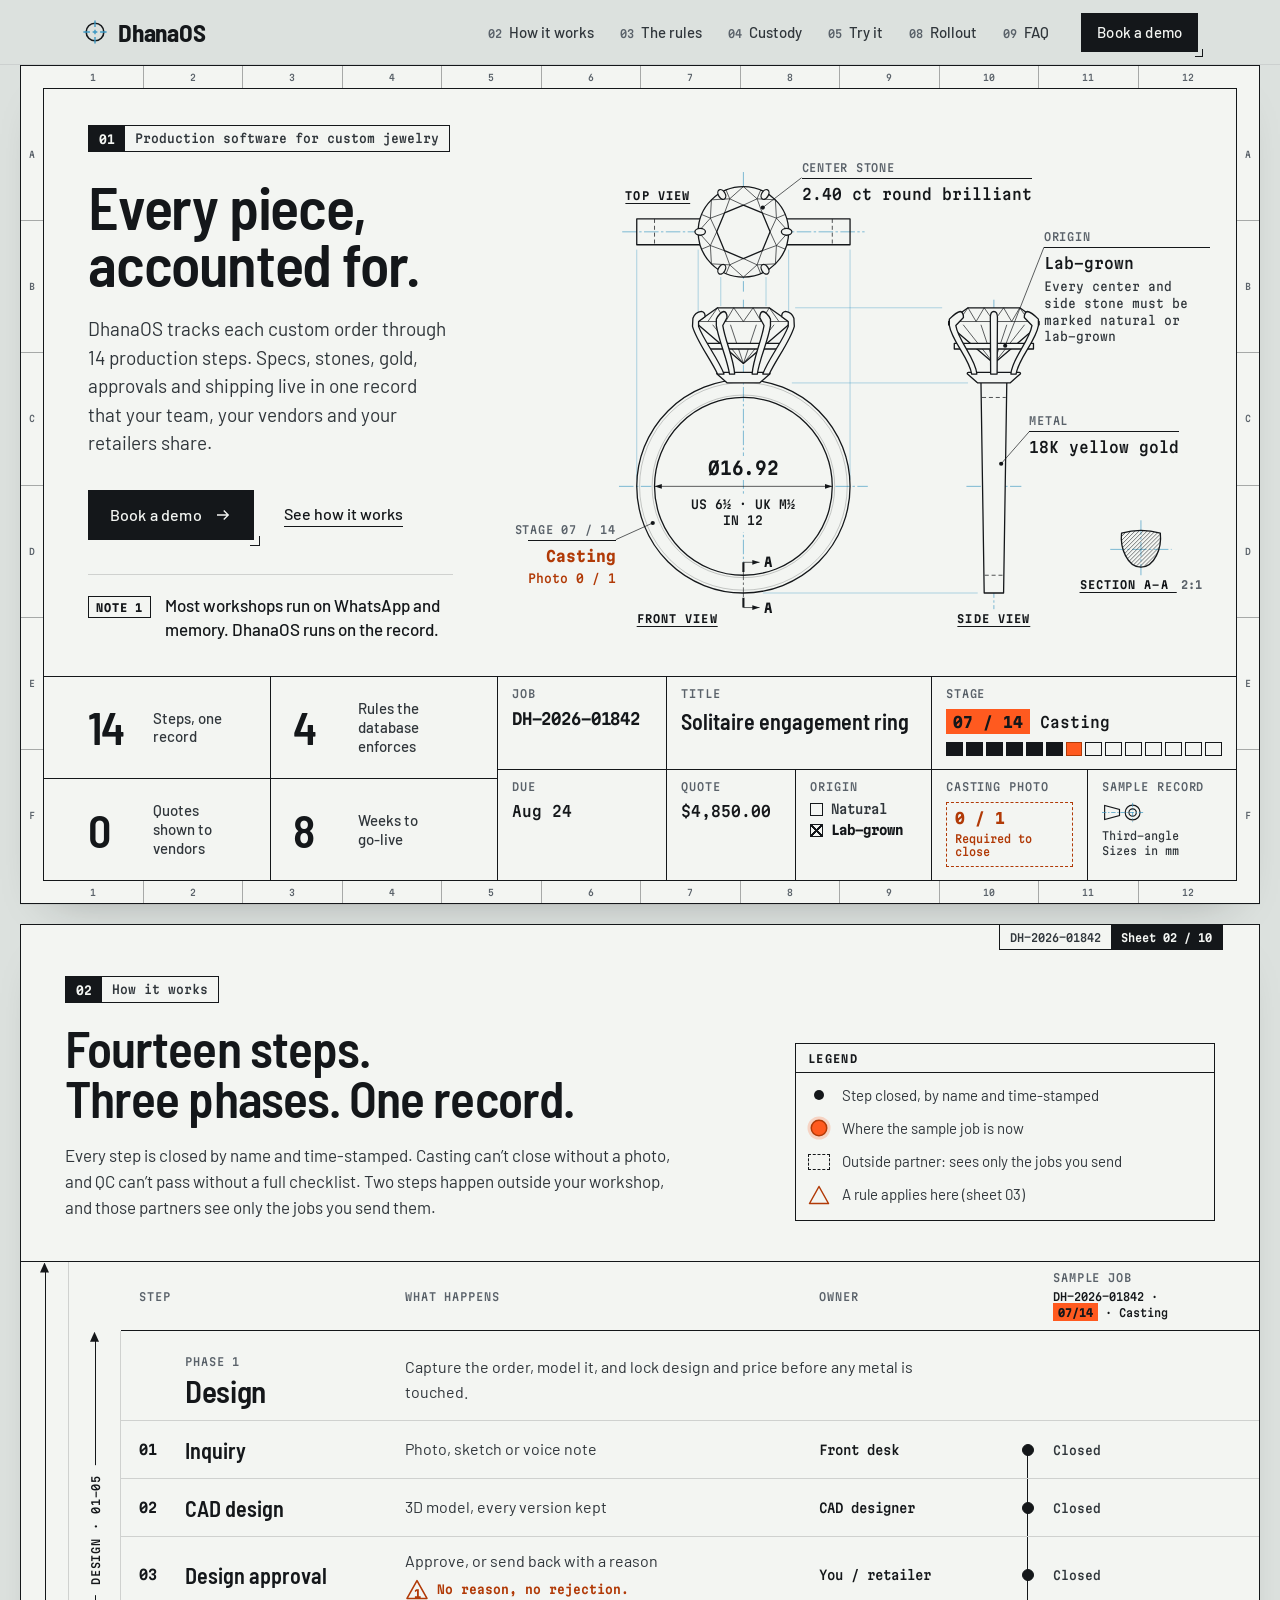
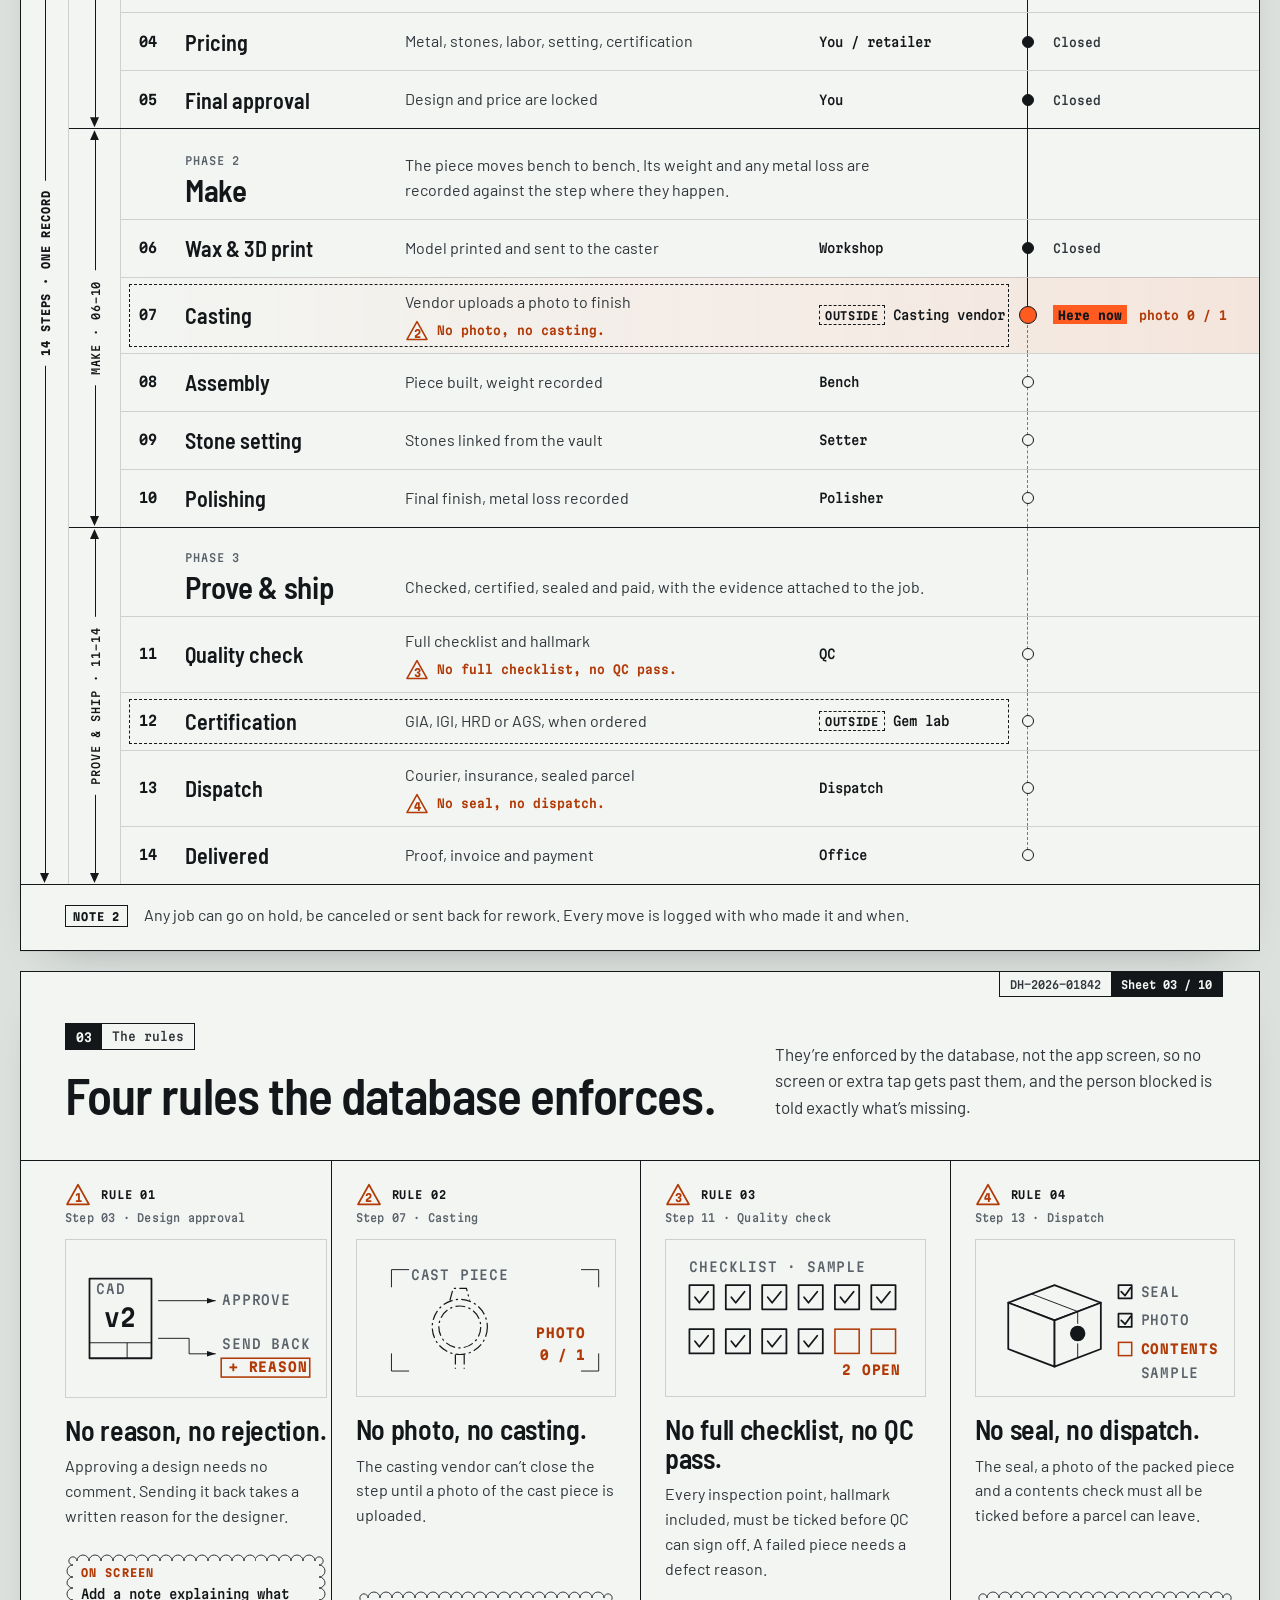
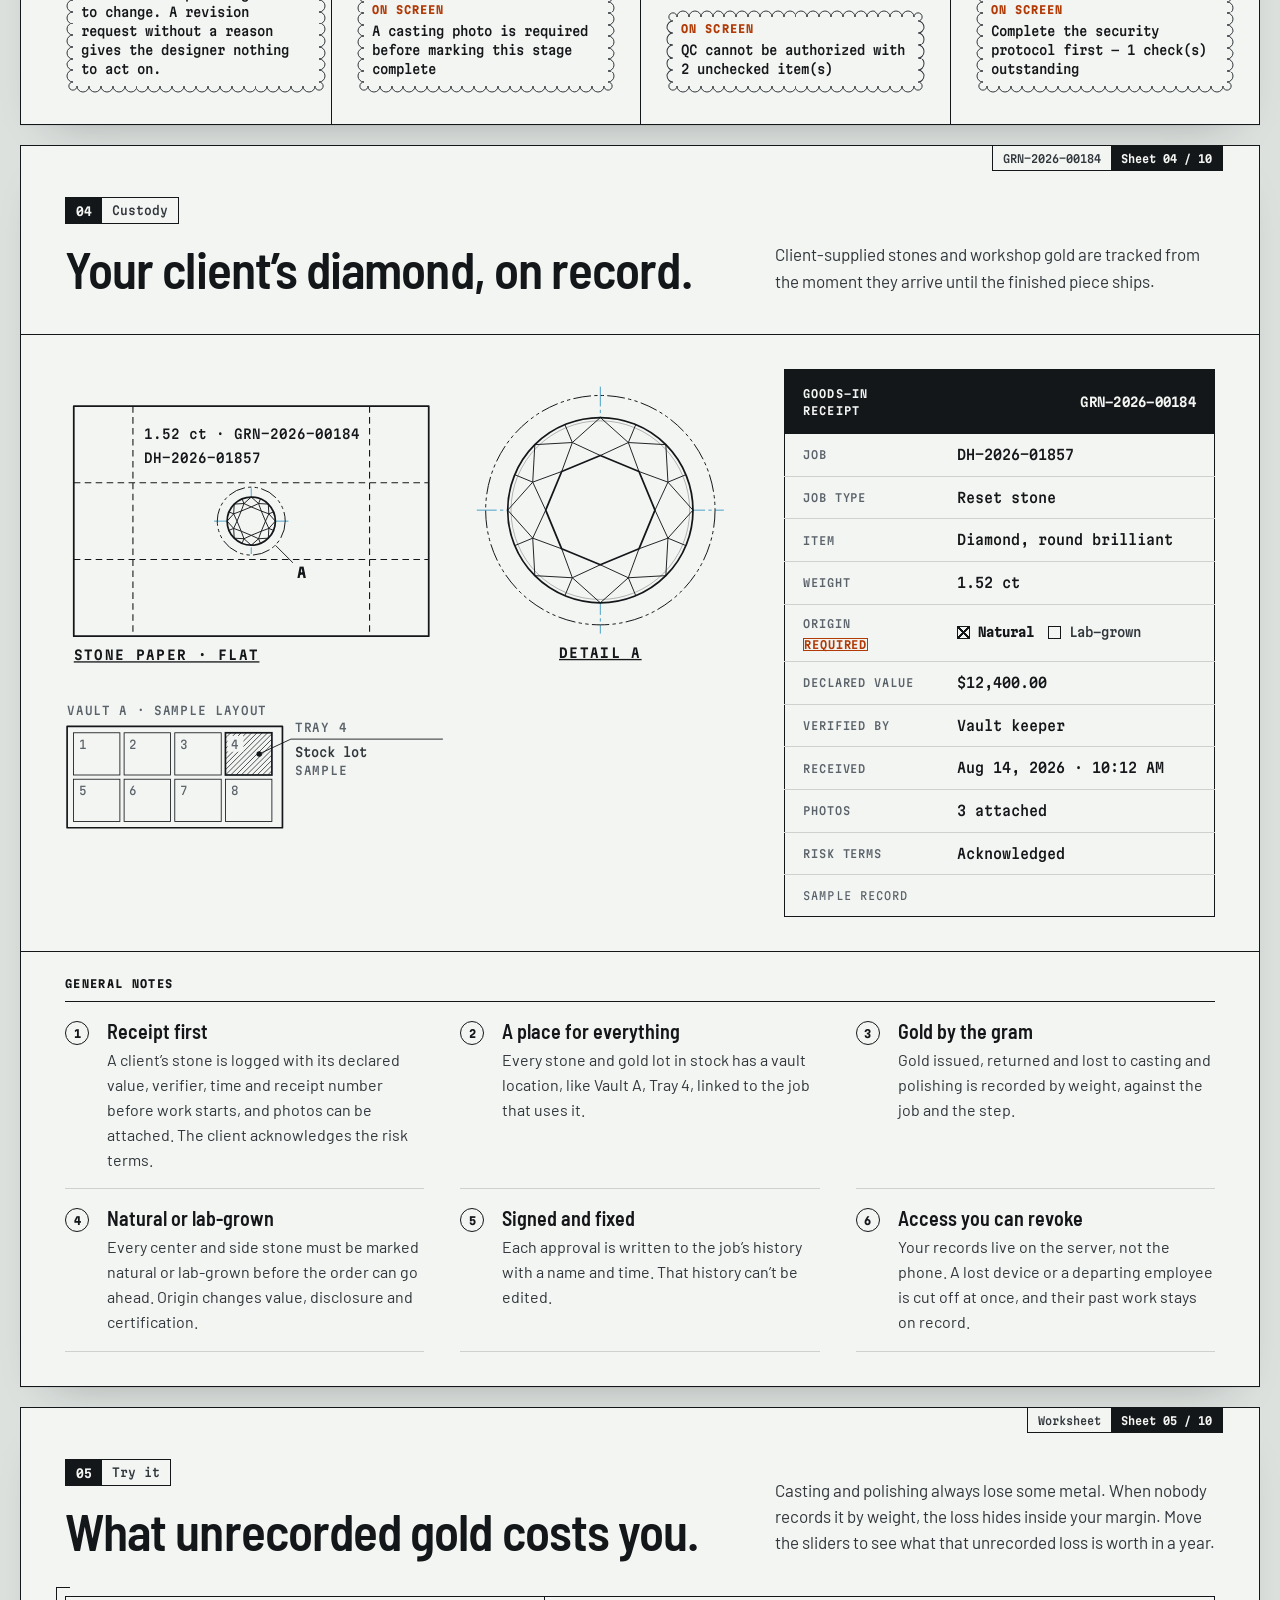
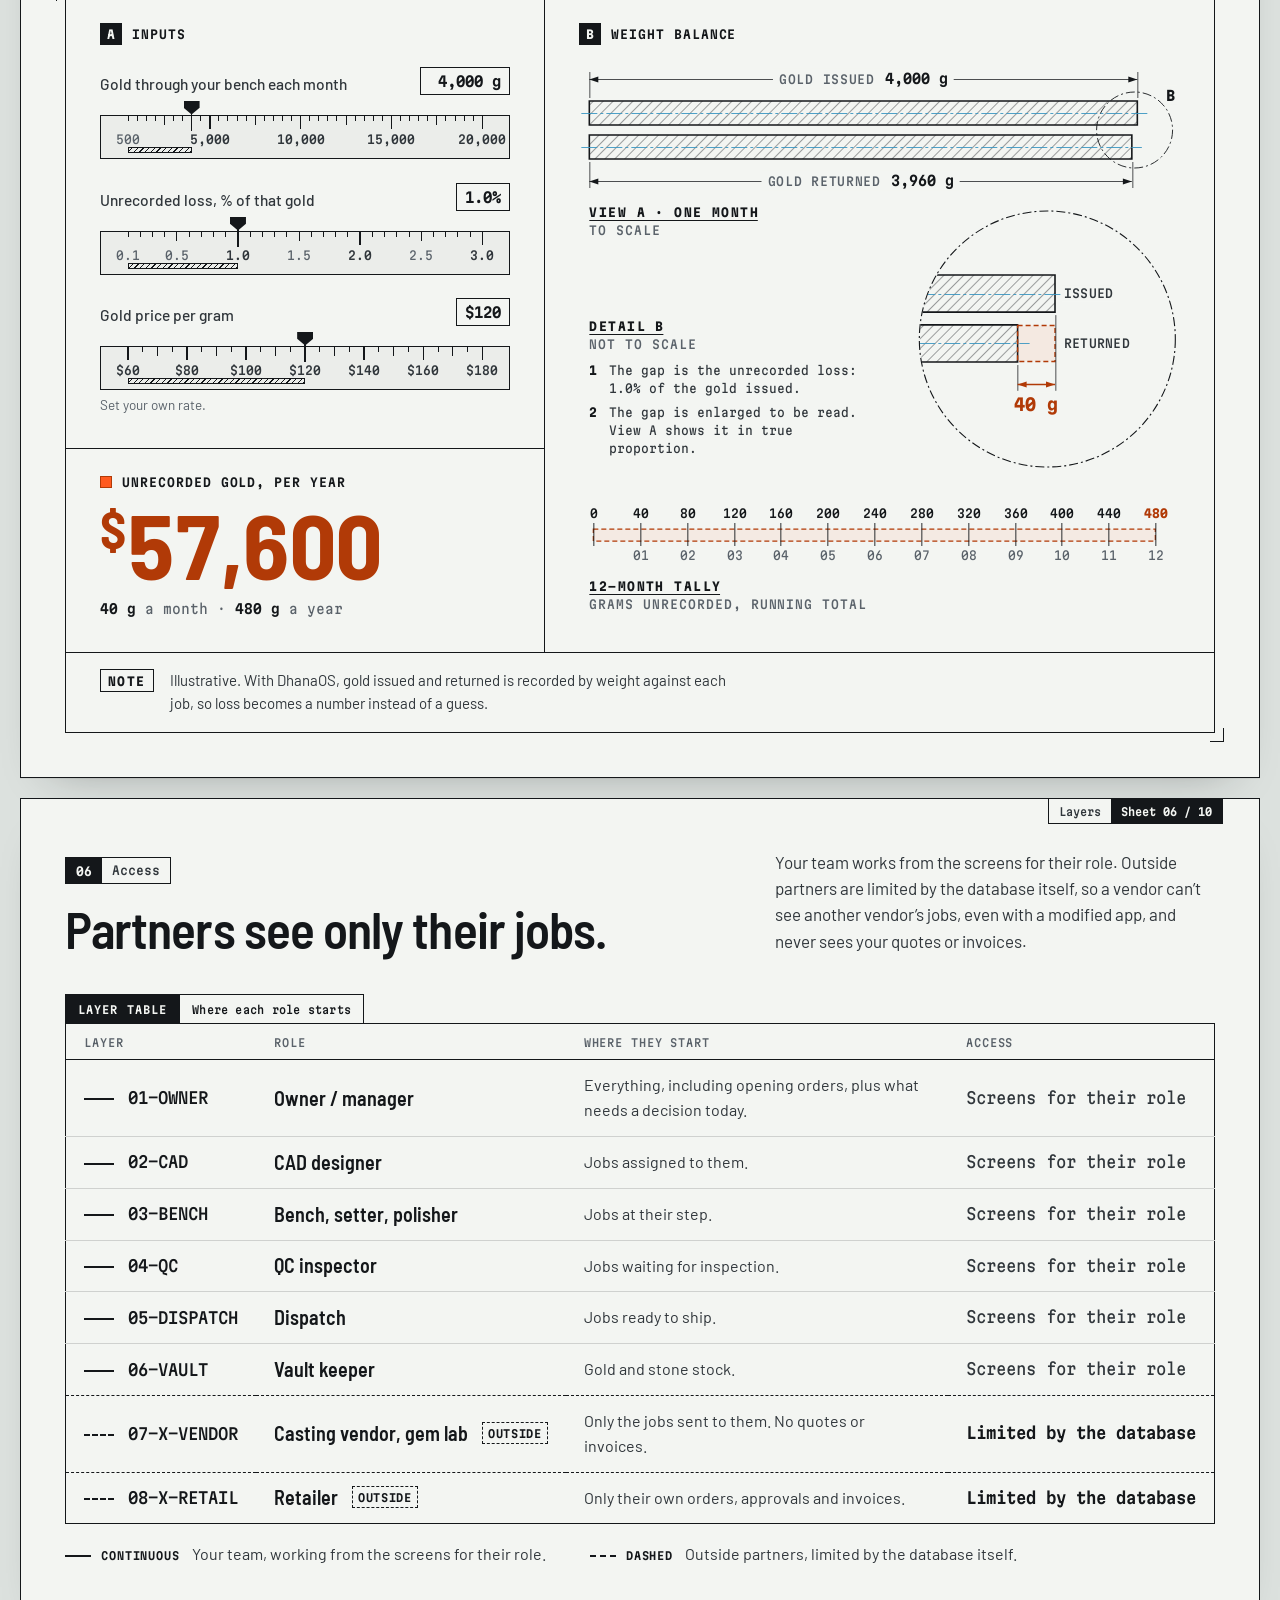
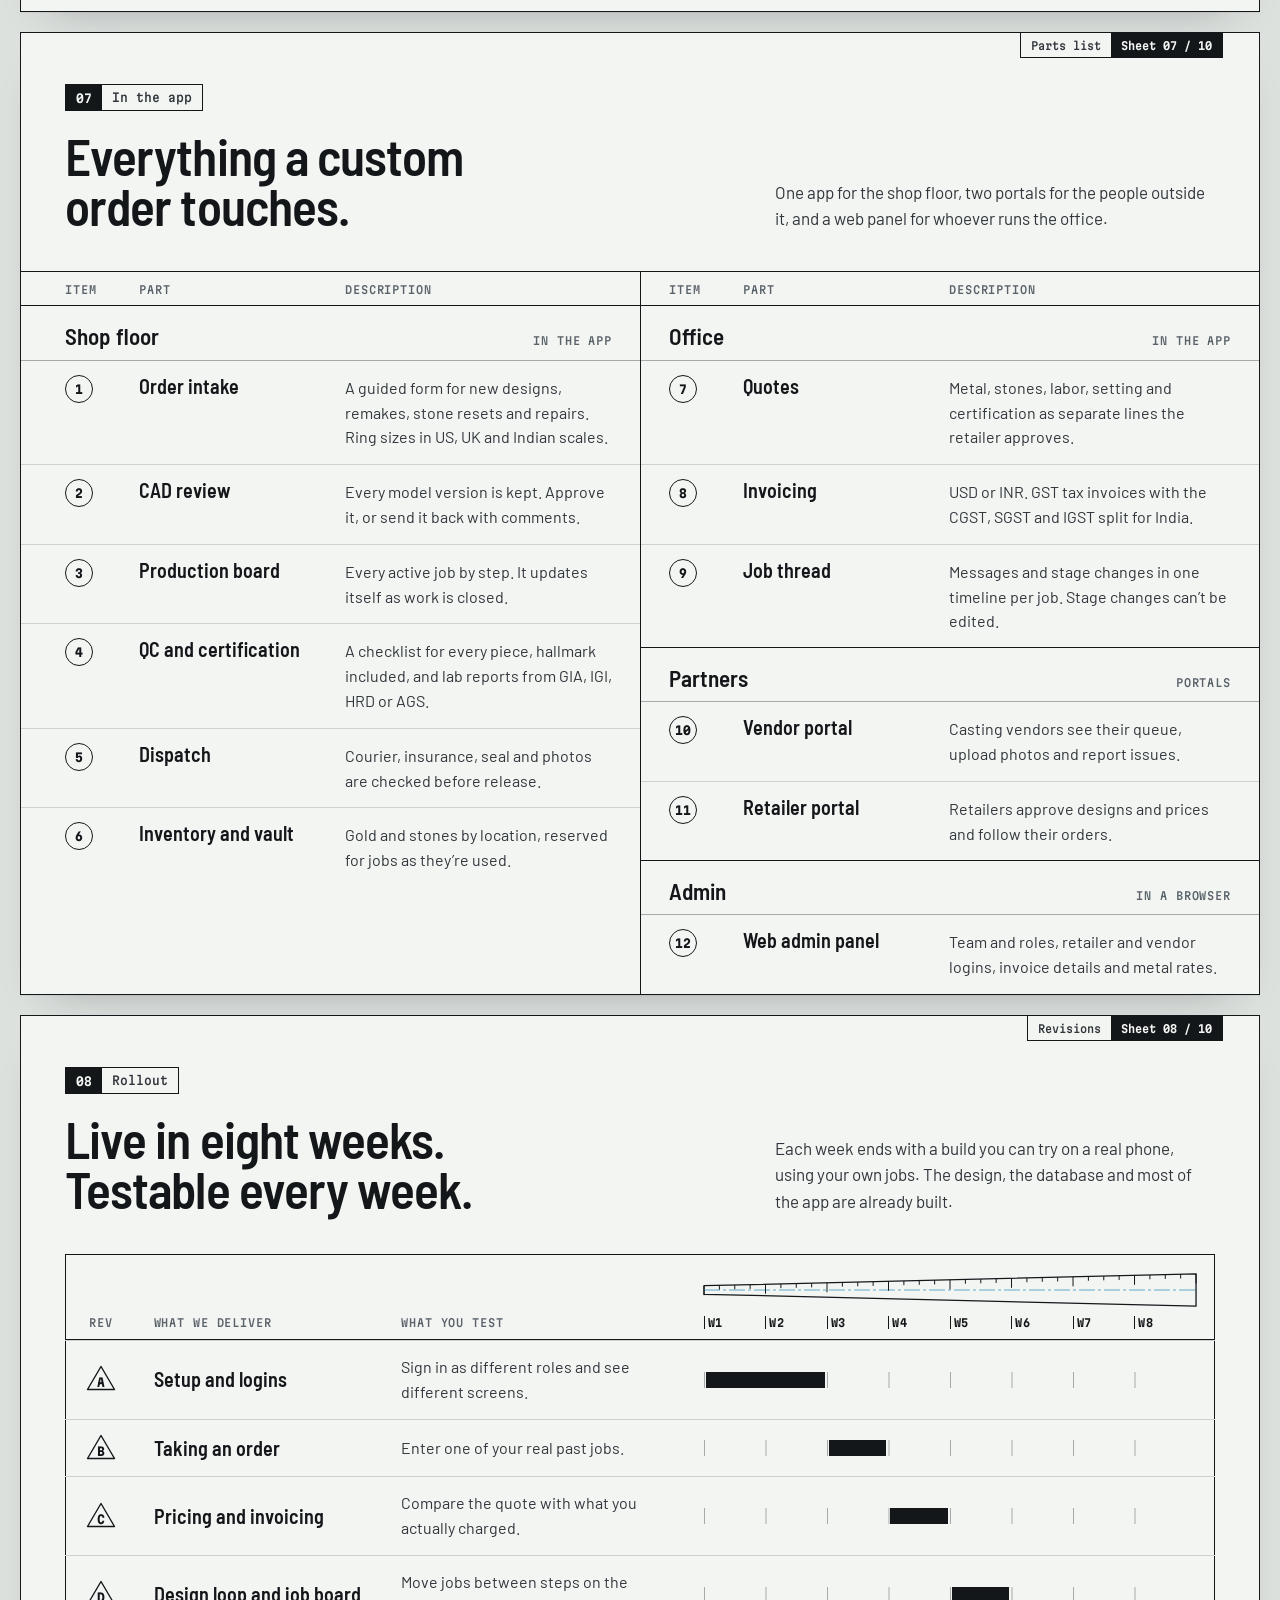
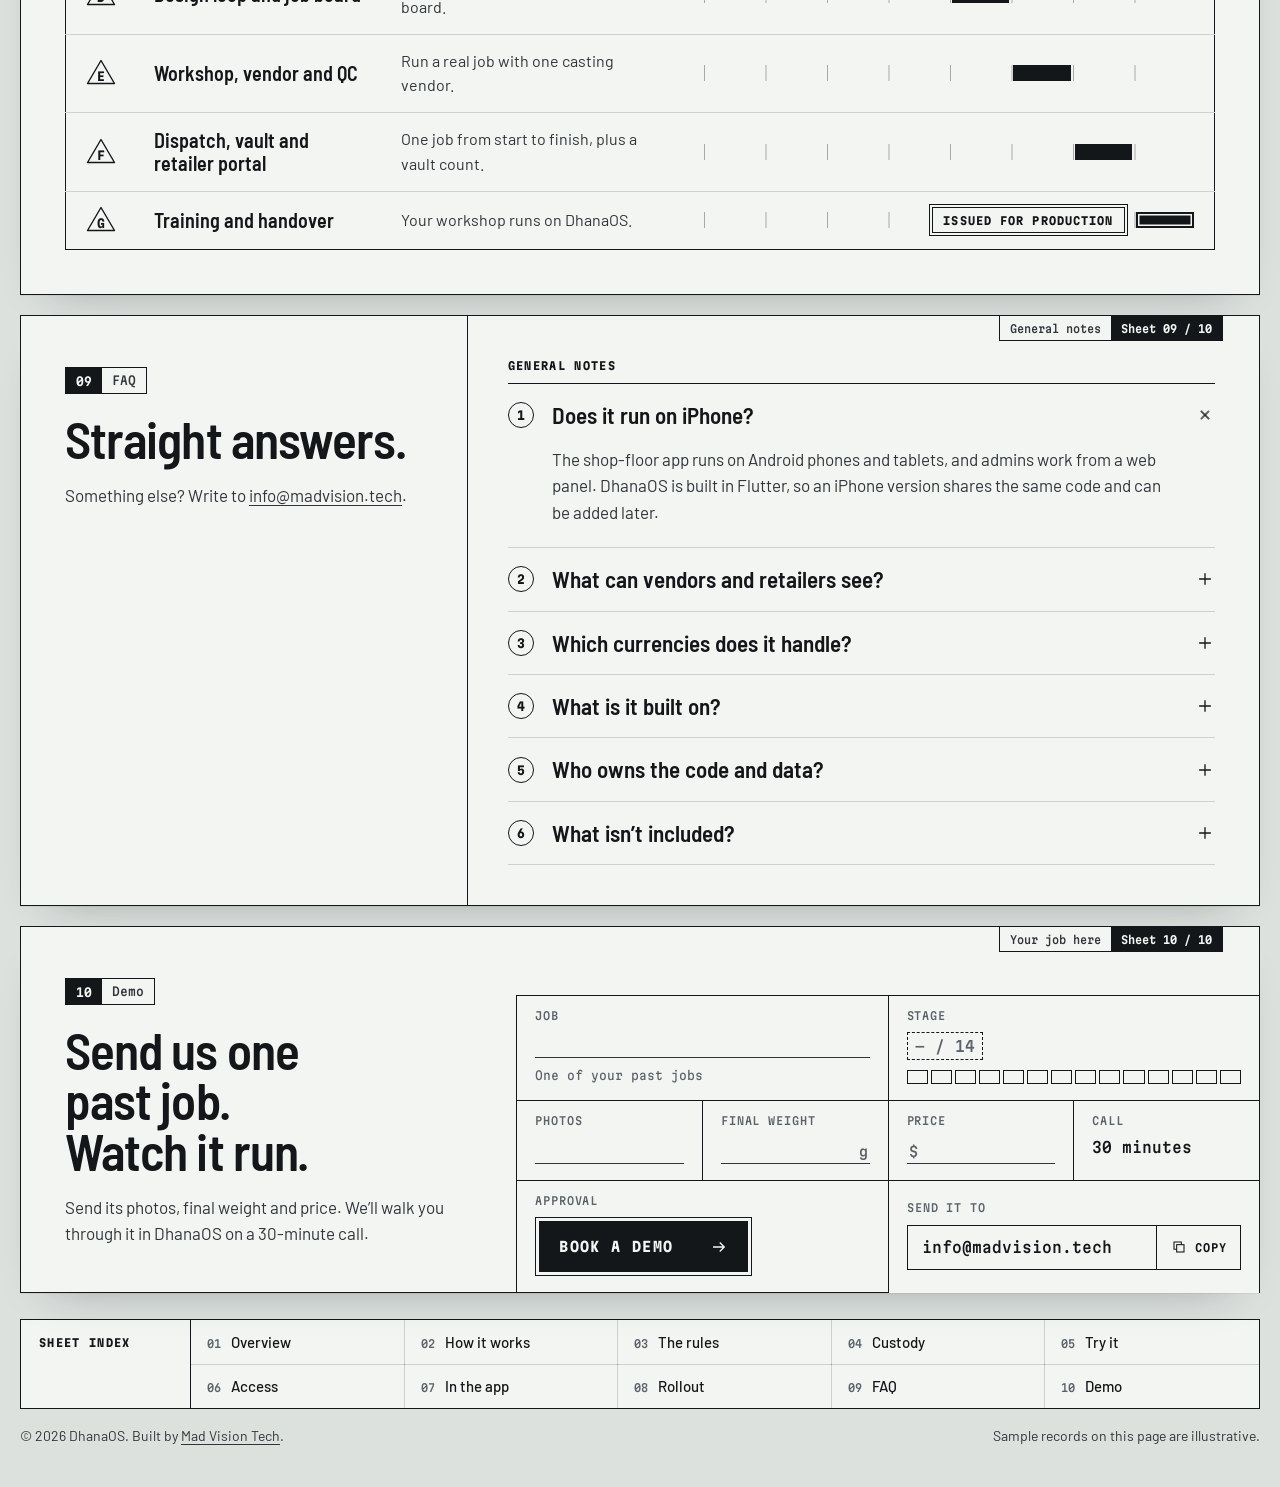
<file: website/index.html>
<!DOCTYPE html>
<html lang="en">
<head>
  <meta charset="utf-8" />
  <meta name="viewport" content="width=device-width, initial-scale=1, viewport-fit=cover" />
  <title>DhanaOS — Production software for custom jewelry</title>
  <meta name="description" content="DhanaOS tracks every custom jewelry order through 14 production steps. Specs, stones, gold, approvals, vendors and shipping in one record your whole team shares." />
  <meta name="theme-color" content="#DCE1DE" />
  <link rel="icon" type="image/svg+xml" href="assets/favicon.svg" />
  <link rel="apple-touch-icon" sizes="180x180" href="assets/apple-touch-icon.png" />
  <link rel="canonical" href="https://dhanaos.vercel.app/" />

  <meta property="og:type" content="website" />
  <meta property="og:site_name" content="DhanaOS" />
  <meta property="og:title" content="DhanaOS — Every piece, accounted for." />
  <meta property="og:description" content="Production software for custom jewelry. 14 steps, one record, four rules the database enforces." />
  <meta property="og:url" content="https://dhanaos.vercel.app/" />
  <meta property="og:image" content="https://dhanaos.vercel.app/assets/og-image.jpg" />
  <meta property="og:image:width" content="1200" />
  <meta property="og:image:height" content="630" />
  <meta property="og:locale" content="en_US" />
  <meta name="twitter:card" content="summary_large_image" />
  <meta name="twitter:image" content="https://dhanaos.vercel.app/assets/og-image.jpg" />

  <link rel="preload" href="assets/fonts/barlow-semi-condensed-600.woff2" as="font" type="font/woff2" crossorigin />
  <link rel="preload" href="assets/fonts/barlow-400.woff2" as="font" type="font/woff2" crossorigin />
  <link rel="preload" href="assets/fonts/barlow-semi-condensed-700.woff2" as="font" type="font/woff2" crossorigin />
  <link rel="preload" href="assets/fonts/barlow-500.woff2" as="font" type="font/woff2" crossorigin />
  <link rel="preload" href="assets/fonts/martian-mono.woff2" as="font" type="font/woff2" crossorigin />
  <link rel="stylesheet" href="assets/css/style.css" />
  <link rel="stylesheet" href="assets/css/sim.css" />

  <script type="application/ld+json">
  {
    "@context": "https://schema.org",
    "@type": "SoftwareApplication",
    "name": "DhanaOS",
    "applicationCategory": "BusinessApplication",
    "operatingSystem": "Android, Web",
    "description": "Production software for custom jewelry workshops. Tracks every custom order through 14 steps, from first sketch to insured delivery.",
    "url": "https://dhanaos.vercel.app/",
    "publisher": {
      "@type": "Organization",
      "name": "Mad Vision Tech",
      "url": "https://madvision.tech",
      "email": "info@madvision.tech"
    }
  }
  </script>
</head>
<body>
  <svg class="sprite" width="0" height="0" aria-hidden="true" focusable="false">
    <symbol id="i-arrow" viewBox="0 0 24 24"><path d="M4 12h15M13 6l6 6-6 6" /></symbol>
    <symbol id="i-plus" viewBox="0 0 24 24"><path d="M12 5v14M5 12h14" /></symbol>
    <symbol id="i-copy" viewBox="0 0 24 24"><rect x="8.5" y="8.5" width="11" height="11" /><path d="M15.5 8.5V4.5h-11v11h4" /></symbol>
    <symbol id="i-flag" viewBox="0 0 22 20"><path d="M11 1.5 20.5 18.5h-19z" /></symbol>
  </svg>

  <a class="skip" href="#main">Skip to content</a>

  <header class="nav">
    <div class="nav-in">
      <a class="brand" href="#top" aria-label="DhanaOS, back to top">
        <svg class="mark" viewBox="0 0 28 28" aria-hidden="true"><circle class="mk-o" cx="14" cy="14" r="9.5" /><path class="mk-c" d="M14 1.5v7M14 19.5v7M1.5 14h7M19.5 14h7M11.5 14h5M14 11.5v5" /></svg>
        <span>DhanaOS</span>
      </a>
      <nav class="nav-links" aria-label="Sheets">
        <a href="#how"><span class="n" aria-hidden="true">02</span>How it works</a>
        <a href="#rules"><span class="n" aria-hidden="true">03</span>The rules</a>
        <a href="#custody"><span class="n" aria-hidden="true">04</span>Custody</a>
        <a href="#try"><span class="n" aria-hidden="true">05</span>Try it</a>
        <a href="#rollout"><span class="n" aria-hidden="true">08</span>Rollout</a>
        <a href="#faq"><span class="n" aria-hidden="true">09</span>FAQ</a>
      </nav>
      <a class="btn btn-sm" href="#contact">Book a demo</a>
    </div>
  </header>

  <main id="main">

    <!-- ================================================================ SHEET 01 · Overview -->
    <section class="sheet sheet-zoned hero" id="top" aria-labelledby="hero-title">
      <div class="zones" aria-hidden="true">
        <div class="zt"><span>1</span><span>2</span><span>3</span><span>4</span><span>5</span><span>6</span><span>7</span><span>8</span><span>9</span><span>10</span><span>11</span><span>12</span></div>
        <div class="zb"><span>1</span><span>2</span><span>3</span><span>4</span><span>5</span><span>6</span><span>7</span><span>8</span><span>9</span><span>10</span><span>11</span><span>12</span></div>
        <div class="zl"><span>A</span><span>B</span><span>C</span><span>D</span><span>E</span><span>F</span></div>
        <div class="zr"><span>A</span><span>B</span><span>C</span><span>D</span><span>E</span><span>F</span></div>
      </div>

      <div class="sheet-in hero-grid">
        <div class="hero-copy">
          <p class="tag"><span class="tag-n">01</span><span class="tag-t">Production software for custom jewelry</span></p>
          <h1 id="hero-title"><span class="ln">Every piece,</span> <span class="ln">accounted for.</span></h1>
          <p class="lead">DhanaOS tracks each custom order through 14 production steps. Specs, stones, gold, approvals and shipping live in one record that your team, your vendors and your retailers share.</p>
          <div class="cta-row">
            <a class="btn" href="#contact">Book a demo <svg class="ic" aria-hidden="true"><use href="#i-arrow" /></svg></a>
            <a class="link" href="#how">See how it works</a>
          </div>
          <p class="gnote"><span class="gnote-k">Note 1</span><span class="gnote-t">Most workshops run on WhatsApp and memory. DhanaOS runs on the record.</span></p>
        </div>

        <figure class="drawing" role="img" aria-label="Sample drawing of job DH-2026-01842, a solitaire engagement ring, in top, front and side views with a section through the band. Center stone 2.40 carat round brilliant, lab-grown. Metal 18K yellow gold. Inside diameter 16.92 millimeters: US 6½, UK M½, IN 12. Step 7 of 14, casting, with the casting photo still missing.">
          <div class="dw">
<!-- gen:hero -->
<svg class="ga" viewBox="0 0 880 600" aria-hidden="true" focusable="false">
<defs>
  <marker id="h-ar" viewBox="0 0 10 10" refX="10" refY="5" markerWidth="9" markerHeight="9" markerUnits="userSpaceOnUse" orient="auto-start-reverse"><path d="M0,1.8 L10,5 L0,8.2 z" class="ar-fill"/></marker>
  <clipPath id="h-sec"><path d="M768,478 Q792,471 816,478 C818,496 809,520 792,520 C775,520 766,496 768,478 Z"/></clipPath>
  <clipPath id="h-pour"><rect x="166" y="554" width="268" height="0">
    <animate attributeName="y" values="554;286" begin="1.25s" dur="1.2s" fill="freeze" calcMode="spline" keyTimes="0;1" keySplines=".45 0 .2 1"/>
    <animate attributeName="height" values="0;268" begin="1.25s" dur="1.2s" fill="freeze" calcMode="spline" keyTimes="0;1" keySplines=".45 0 .2 1"/>
  </rect></clipPath>
  <linearGradient id="h-heat" gradientUnits="userSpaceOnUse" x1="0" y1="552" x2="0" y2="288">
    <stop offset="0" stop-color="#FF5A1F" stop-opacity=".82"/><stop offset=".5" stop-color="#FF5A1F" stop-opacity=".46"/><stop offset="1" stop-color="#FF5A1F" stop-opacity=".14"/>
  </linearGradient>
</defs>
<g class="cl fade" style="--d:.05s">
<path d="M150,105 H450 M300,31 V179"/>
<path d="M146,420 H186 M414,420 H454 M300,189 V514"/>
<path d="M610,189 V572 M576,420 H644"/>
<path d="M754,498 H830 M792,462 V530"/>
</g>
<g class="pj">
<path class="pj-v dr" style="--d:0.15s;--t:0.90s" pathLength="1" d="M244,127 V208"/>
<path class="pj-v dr" style="--d:0.20s;--t:0.90s" pathLength="1" d="M356,127 V208"/>
<path class="pj-v dr" style="--d:0.25s;--t:0.90s" pathLength="1" d="M272,161 V197"/>
<path class="pj-v dr" style="--d:0.30s;--t:0.90s" pathLength="1" d="M328,161 V197"/>
<path class="pj-v dr" style="--d:0.35s;--t:0.90s" pathLength="1" d="M168,127 V412"/>
<path class="pj-v dr" style="--d:0.40s;--t:0.90s" pathLength="1" d="M432,127 V412"/>
<path class="pj-s dr" style="--d:0.45s;--t:0.90s" pathLength="1" d="M364,199 H546"/>
<path class="pj-s dr" style="--d:0.50s;--t:0.90s" pathLength="1" d="M360,292 H578"/>
<path class="pj-s dr" style="--d:0.55s;--t:0.90s" pathLength="1" d="M324,552 H590"/>
</g>
<g class="view top">
<path class="ln dr" style="--d:0.30s;--t:1.00s" pathLength="1" d="M168,89 H432 V121 H168 Z"/>
<path class="hid fade" style="--d:1.2s" d="M190,89 V121 M410,89 V121"/>
<circle class="ln fillp dr" style="--d:.45s;--t:.9s" pathLength="1" cx="300" cy="105" r="56"/>
<path class="ln dr" style="--d:0.80s;--t:0.70s" pathLength="1" d="M333.04,105 L323.36,81.64 L300,71.96 L276.64,81.64 L266.96,105 L276.64,128.36 L300,138.04 L323.36,128.36 Z"/>
<path class="th dr" style="--d:1.00s;--t:1.10s" pathLength="1" d="M333.04,105 L340.87,88.07 L323.36,81.64 M323.36,81.64 L316.93,64.13 L300,71.96 M300,71.96 L283.07,64.13 L276.64,81.64 M276.64,81.64 L259.13,88.07 L266.96,105 M266.96,105 L259.13,121.93 L276.64,128.36 M276.64,128.36 L283.07,145.87 L300,138.04 M300,138.04 L316.93,145.87 L323.36,128.36 M323.36,128.36 L340.87,121.93 L333.04,105"/>
<path class="th dr" style="--d:1.15s;--t:1.30s" pathLength="1" d="M356,105 L340.87,88.07 L339.6,65.4 M340.87,88.07 L351.74,83.57 M339.6,65.4 L316.93,64.13 L300,49 M316.93,64.13 L321.43,53.26 M300,49 L283.07,64.13 L260.4,65.4 M283.07,64.13 L278.57,53.26 M260.4,65.4 L259.13,88.07 L244,105 M259.13,88.07 L248.26,83.57 M244,105 L259.13,121.93 L260.4,144.6 M259.13,121.93 L248.26,126.43 M260.4,144.6 L283.07,145.87 L300,161 M283.07,145.87 L278.57,156.74 M300,161 L316.93,145.87 L339.6,144.6 M316.93,145.87 L321.43,156.74 M339.6,144.6 L340.87,121.93 L356,105 M340.87,121.93 L351.74,126.43"/>
<ellipse class="ln fillp dr" style="--d:1.30s;--t:.4s" pathLength="1" cx="353.5" cy="105" rx="6.5" ry="4.2" transform="rotate(0 353.5 105)"/>
<ellipse class="ln fillp dr" style="--d:1.35s;--t:.4s" pathLength="1" cx="326.75" cy="58.67" rx="6.5" ry="4.2" transform="rotate(-60 326.75 58.67)"/>
<ellipse class="ln fillp dr" style="--d:1.40s;--t:.4s" pathLength="1" cx="273.25" cy="58.67" rx="6.5" ry="4.2" transform="rotate(-120 273.25 58.67)"/>
<ellipse class="ln fillp dr" style="--d:1.45s;--t:.4s" pathLength="1" cx="246.5" cy="105" rx="6.5" ry="4.2" transform="rotate(-180 246.5 105)"/>
<ellipse class="ln fillp dr" style="--d:1.50s;--t:.4s" pathLength="1" cx="273.25" cy="151.33" rx="6.5" ry="4.2" transform="rotate(-240 273.25 151.33)"/>
<ellipse class="ln fillp dr" style="--d:1.55s;--t:.4s" pathLength="1" cx="326.75" cy="151.33" rx="6.5" ry="4.2" transform="rotate(-300 326.75 151.33)"/>
</g>
<g class="view front">
<path class="melt" clip-path="url(#h-pour)" fill-rule="evenodd" d="M168,420 a132,132 0 1 0 264,0 a132,132 0 1 0 -264,0 Z M190,420 a110,110 0 1 0 220,0 a110,110 0 1 0 -220,0 Z"/>
<circle class="ln dr" style="--d:.25s;--t:1.2s" pathLength="1" cx="300" cy="420" r="132"/>
<circle class="ln dr" style="--d:.4s;--t:1.2s" pathLength="1" cx="300" cy="420" r="110"/>
<circle class="xt dr" style="--d:.7s;--t:1.2s" pathLength="1" cx="300" cy="420" r="128.5"/>
<circle class="xt dr" style="--d:.8s;--t:1.2s" pathLength="1" cx="300" cy="420" r="113"/>
<path class="ln fillp dr" style="--d:0.55s;--t:0.50s" pathLength="1" d="M267,280.5 Q267,279 268.5,279 H331.5 Q333,279 333,280.5 L320,292 H280 Z"/>
<path class="ln fillp dr" style="--d:0.65s;--t:0.90s" pathLength="1" d="M268,199 H332 L356,216 V220 L300,268 L244,220 V216 Z"/>
<path class="th dr" style="--d:0.95s;--t:0.50s" pathLength="1" d="M244,216 H356"/>
<path class="th dr" style="--d:1.05s;--t:0.80s" pathLength="1" d="M256,216 L268,199 L278,216 L288,199 L300,216 L312,199 L322,216 L332,199 L344,216"/>
<path class="th dr" style="--d:1.15s;--t:0.80s" pathLength="1" d="M262,220 L300,268 M284,220 L300,268 M316,220 L300,268 M338,220 L300,268"/>
<path class="ln fillp dr" style="--d:1.25s;--t:0.60s" pathLength="1" d="M251,243 H349 V250 H251 Z"/>
<path class="ln fillp dr" style="--d:1.35s;--t:0.70s" pathLength="1" d="M276,281 C269,262 251,240 244.5,222 L244.5,216 L252.5,210 Q253,204.5 248,203.5 Q240,204.5 237.5,212 L237,222 C242,240 259,262 268,281 Z"/>
<path class="ln fillp dr" style="--d:1.42s;--t:0.70s" pathLength="1" d="M324,281 C331,262 349,240 355.5,222 L355.5,216 L347.5,210 Q347,204.5 352,203.5 Q360,204.5 362.5,212 L363,222 C358,240 341,262 332,281 Z"/>
<path class="ln fillp dr" style="--d:1.49s;--t:0.70s" pathLength="1" d="M289.2,281 C288,262 277.5,240 274.5,221 L279.75,211 Q279.45,203.8 275.75,203.6 Q270.75,204.6 266.5,213 L266.5,221 C269.5,240 280,262 282.8,281 Z"/>
<path class="ln fillp dr" style="--d:1.56s;--t:0.70s" pathLength="1" d="M310.8,281 C312,262 322.5,240 325.5,221 L320.25,211 Q320.55,203.8 324.25,203.6 Q329.25,204.6 333.5,213 L333.5,221 C330.5,240 320,262 317.2,281 Z"/>
</g>
<g class="view side">
<path class="ln fillp dr" style="--d:0.50s;--t:1.10s" pathLength="1" d="M594,290 H626 L622,552 H598 Z"/>
<path class="hid fade" style="--d:1.4s" d="M595.33,310 H624.67 M598.67,530 H621.33"/>
<path class="ln fillp dr" style="--d:0.75s;--t:0.50s" pathLength="1" d="M577,280.5 Q577,279 578.5,279 H641.5 Q643,279 643,280.5 L630,292 H590 Z"/>
<path class="ln fillp dr" style="--d:0.85s;--t:0.90s" pathLength="1" d="M578,199 H642 L666,216 V220 L610,268 L554,220 V216 Z"/>
<path class="th dr" style="--d:1.15s;--t:0.50s" pathLength="1" d="M554,216 H666"/>
<path class="th dr" style="--d:1.25s;--t:0.80s" pathLength="1" d="M566,216 L578,199 L588,216 L598,199 L610,216 L622,199 L632,216 L642,199 L654,216"/>
<path class="th dr" style="--d:1.35s;--t:0.80s" pathLength="1" d="M572,220 L610,268 M594,220 L610,268 M626,220 L610,268 M648,220 L610,268"/>
<path class="ln fillp dr" style="--d:1.45s;--t:0.60s" pathLength="1" d="M561,243 H659 V250 H561 Z"/>
<path class="ln fillp dr" style="--d:1.55s;--t:0.70s" pathLength="1" d="M588.95,281 C587.75,262 565.9,240 562.9,221 L572.36,211 Q572.06,203.8 568.36,203.6 Q563.36,204.6 554.9,213 L554.9,221 C557.9,240 579.75,262 582.55,281 Z"/>
<path class="ln fillp dr" style="--d:1.62s;--t:0.70s" pathLength="1" d="M631.05,281 C632.25,262 654.1,240 657.1,221 L647.64,211 Q647.94,203.8 651.64,203.6 Q656.64,204.6 665.1,213 L665.1,221 C662.1,240 640.25,262 637.45,281 Z"/>
<path class="ln fillp dr" style="--d:1.69s;--t:0.70s" pathLength="1" d="M606,281 L605.6,211 Q605.6,203.6 610,203.6 Q614.4,203.6 614.4,211 L614,281 Z"/>
</g>
<g class="cut fade" style="--d:1.55s">
<path class="cl-ink" d="M300,524 V560"/>
<path class="cut-thick" d="M300,514 V526 M300,558 V570"/>
<path class="th" marker-end="url(#h-ar)" d="M300,514 H320"/>
<path class="th" marker-end="url(#h-ar)" d="M300,570 H320"/>
</g>
<g class="view sec">
<g clip-path="url(#h-sec)" class="fade" style="--d:1.75s"><path class="hatch" d="M706,524 L762,468 M711,524 L767,468 M716,524 L772,468 M721,524 L777,468 M726,524 L782,468 M731,524 L787,468 M736,524 L792,468 M741,524 L797,468 M746,524 L802,468 M751,524 L807,468 M756,524 L812,468 M761,524 L817,468 M766,524 L822,468 M771,524 L827,468 M776,524 L832,468 M781,524 L837,468 M786,524 L842,468 M791,524 L847,468 M796,524 L852,468 M801,524 L857,468 M806,524 L862,468 M811,524 L867,468 M816,524 L872,468 M821,524 L877,468"/></g>
<path class="ln dr" style="--d:1.45s;--t:0.80s" pathLength="1" d="M768,478 Q792,471 816,478 C818,496 809,520 792,520 C775,520 766,496 768,478 Z"/>
</g>
<g class="dim fade" style="--d:1.7s">
<path class="th" marker-start="url(#h-ar)" marker-end="url(#h-ar)" d="M190,420 H410"/>
</g>
<g class="lead co-d fade co-stone" style="--d:2.00s"><circle class="dot" cx="324" cy="75" r="2.6"/><path class="th" d="M324,75 L372,38"/></g>
<g class="lead co-d fade co-origin" style="--d:2.15s"><circle class="dot" cx="624" cy="246" r="2.6"/><path class="th" d="M624,246 L672,124"/></g>
<g class="lead co-d fade co-metal" style="--d:2.30s"><circle class="dot" cx="619" cy="392" r="2.6"/><path class="th" d="M619,392 L654,352"/></g>
<g class="lead co-d fade co-stage is-hot" style="--d:2.45s"><circle class="dot" cx="187.81" cy="465.33" r="2.6"/><path class="th" d="M187.81,465.33 L142,486"/></g>
<g class="lead co-m"><circle class="dot" cx="322" cy="79" r="2.6"/><path class="th" d="M448,44 L322,79"/></g>
<g class="lead co-m"><circle class="dot" cx="318" cy="246" r="2.6"/><path class="th" d="M450,196 L318,246"/></g>
<g class="lead co-m"><circle class="dot" cx="402.61" cy="355.88" r="2.6"/><path class="th" d="M454,300 L402.61,355.88"/></g>
</svg>
<div class="ann" aria-hidden="true">
<span class="vl" style="--x:17.5%;--y:11.167%">Top view</span>
<span class="vl" style="--x:19.091%;--y:98.333%">Front view</span>
<span class="vl vl-c" style="--x:69.318%;--y:98.333%">Side view</span>
<span class="vl vl-c" style="--x:90%;--y:91.333%">Section A–A <span class="vl-s">2:1</span></span>
<span class="cut-l" style="--x:37.045%;--y:85.667%">A</span>
<span class="cut-l" style="--x:37.045%;--y:95%">A</span>
<span class="dm-v" style="--x:34.091%;--y:70%">Ø16.92</span>
<span class="dm-s" style="--x:34.091%;--y:70%"><span class="k">Ring size</span>US 6½ · UK M½<span class="dm-sep"> · </span><span class="dm-in">IN 12</span></span>
<span class="co co-stone" style="--x:42.273%;--y:6.333%;--mw:54.545%"><span class="co-k">Center stone</span><span class="co-b"><span class="co-v">2.40 ct round brilliant</span></span></span>
<span class="co co-origin" style="--x:76.364%;--y:20.667%;--mw:23.409%"><span class="co-k">Origin</span><span class="co-b"><span class="co-v">Lab-grown</span><span class="co-s">Every center and side stone must be marked natural or lab-grown</span></span></span>
<span class="co co-metal" style="--x:74.318%;--y:58.667%;--mw:25%"><span class="co-k">Metal</span><span class="co-b"><span class="co-v">18K yellow gold</span></span></span>
<span class="co co-stage is-hot end" style="--x:16.136%;--y:81%;--mw:15.909%"><span class="co-k">Stage 07 / 14</span><span class="co-b"><span class="co-v">Casting</span><span class="co-s">Photo 0 / 1</span></span></span>
<span class="bal" style="--x:50.909%;--y:7.333%">1</span>
<span class="bal" style="--x:51.136%;--y:32.667%">2</span>
<span class="bal" style="--x:51.591%;--y:50%">3</span>
</div>
<!-- /gen:hero -->
          </div>
        </figure>

        <ol class="bal-list" aria-label="Callouts on the sample drawing">
          <li><span class="b" aria-hidden="true">1</span><span class="k">Center stone</span><span class="v">2.40 ct round brilliant</span></li>
          <li><span class="b" aria-hidden="true">2</span><span class="k">Origin</span><span class="v">Lab-grown</span></li>
          <li><span class="b" aria-hidden="true">3</span><span class="k">Metal</span><span class="v">18K yellow gold</span></li>
        </ol>

        <dl class="stats">
          <div><dt>Steps, one record</dt><dd>14</dd></div>
          <div><dt>Rules the database enforces</dt><dd>4</dd></div>
          <div><dt>Quotes shown to vendors</dt><dd>0</dd></div>
          <div><dt>Weeks to <span class="nw">go-live</span></dt><dd>8</dd></div>
        </dl>

        <dl class="tb" aria-label="Sample job record">
          <div class="tb-cell c-job"><dt class="k">Job</dt><dd class="v v-job">DH-2026-01842</dd></div>
          <div class="tb-cell c-title"><dt class="k">Title</dt><dd class="v v-title">Solitaire engagement ring</dd></div>
          <div class="tb-cell c-stage">
            <dt class="k">Stage</dt>
            <dd class="v v-stage"><b>07 / 14</b> Casting</dd>
            <dd class="rail-dd"><span class="rail" role="img" aria-label="Steps 1 to 6 complete, step 7 in progress"><i class="d"></i><i class="d"></i><i class="d"></i><i class="d"></i><i class="d"></i><i class="d"></i><i class="now"></i><i></i><i></i><i></i><i></i><i></i><i></i><i></i></span></dd>
          </div>
          <div class="tb-cell c-due"><dt class="k">Due</dt><dd class="v">Aug 24</dd></div>
          <div class="tb-cell c-quote"><dt class="k">Quote</dt><dd class="v">$4,850.00</dd></div>
          <div class="tb-cell c-origin">
            <dt class="k">Origin</dt>
            <dd class="cbx-set"><span class="cbx"><i aria-hidden="true"></i>Natural<span class="sr-only"> (not selected)</span></span><span class="cbx is-x"><i aria-hidden="true"></i>Lab-grown<span class="sr-only"> (selected)</span></span></dd>
          </div>
          <div class="tb-cell c-photo">
            <dt class="k">Casting photo</dt>
            <dd class="stampbox"><span class="v">0 / 1</span><span class="sb-t">Required to close</span></dd>
          </div>
          <div class="tb-cell c-meta">
            <dt class="k">Sample record</dt>
            <dd class="meta-row">
              <svg class="proj" viewBox="0 0 48 24" aria-hidden="true"><path d="M3 4v16l17-4.5V8.5z" /><circle cx="35" cy="12" r="8.5" /><circle cx="35" cy="12" r="4.2" /><path class="pc" d="M0 12h48M35 1v22" /></svg>
              <span class="mini"><span class="nw">Third-angle</span><br />Sizes in mm</span>
            </dd>
          </div>
        </dl>
      </div>
    </section>

    <!-- ================================================================ SHEET 02 · How it works -->
    <section class="sheet" id="how" aria-labelledby="how-title">
      <p class="sheet-tab" aria-hidden="true"><span class="st-job">DH-2026-01842</span><span>Sheet 02 / 10</span></p>
      <div class="sheet-in">
        <header class="sheet-head">
          <div class="sh-copy">
            <p class="tag"><span class="tag-n">02</span><span class="tag-t">How it works</span></p>
            <h2 id="how-title"><span class="ln">Fourteen steps.</span> <span class="ln">Three phases. One record.</span></h2>
            <p class="body">Every step is closed by name and time-stamped. Casting can’t close without a photo, and QC can’t pass without a full checklist. Two steps happen outside your workshop, and those partners see only the jobs you send them.</p>
          </div>
          <div class="legend">
            <p class="lg-h">Legend</p>
            <ul>
              <li><i class="sym sym-done" aria-hidden="true"></i><span>Step closed, by name and time-stamped</span></li>
              <li><i class="sym sym-now" aria-hidden="true"></i><span>Where the sample job is now</span></li>
              <li><i class="sym sym-out" aria-hidden="true"></i><span>Outside partner: sees only the jobs you send</span></li>
              <li><svg class="flag" aria-hidden="true"><use href="#i-flag" /></svg><span>A rule applies here (sheet 03)</span></li>
            </ul>
          </div>
        </header>

        <div class="process">
          <div class="dim-all" aria-hidden="true"><i class="ah ah-t"></i><span>14 steps · one record</span><i class="ah ah-b"></i></div>

          <div class="phases">
            <div class="ops-head" aria-hidden="true">
              <span>Step</span><span></span><span>What happens</span><span>Owner</span>
              <span class="strip"><span class="strip-k">Sample job</span><span class="strip-v"><span class="nb">DH-2026-01842 ·</span> <span class="nb"><b>07/14</b> · Casting</span></span></span>
            </div>

            <div class="phase ph-done">
              <div class="dim-v" aria-hidden="true"><i class="ah ah-t"></i><span>Design · 01–05</span><i class="ah ah-b"></i></div>
              <div class="ph-body">
                <header class="ph-head"><span class="ph-sp"></span><div class="ph-t"><span class="ph-n">Phase 1</span><h3 id="ph1">Design</h3></div><p>Capture the order, model it, and lock design and price before any metal is touched.</p><span class="op-st st-gap" aria-hidden="true"></span></header>
                <ol class="ops">
                  <li class="op done first"><span class="op-n">01</span><span class="op-name">Inquiry</span><span class="op-desc">Photo, sketch or voice note</span><span class="op-own">Front desk</span><span class="op-st"><i class="r-top"></i><i class="r-bot"></i><i class="node"></i><span class="st-t"><span class="sr-only">Sample job: </span>Closed</span></span></li>
                  <li class="op done"><span class="op-n">02</span><span class="op-name">CAD design</span><span class="op-desc">3D model, every version kept</span><span class="op-own">CAD designer</span><span class="op-st"><i class="r-top"></i><i class="r-bot"></i><i class="node"></i><span class="st-t"><span class="sr-only">Sample job: </span>Closed</span></span></li>
                  <li class="op done has-rule"><span class="op-n">03</span><span class="op-name">Design approval</span><span class="op-desc">Approve, or send back with a reason<span class="op-rule"><svg class="flag" aria-hidden="true"><use href="#i-flag" /></svg><span class="fl-n" aria-hidden="true">1</span><span class="sr-only">Rule 1: </span>No reason, no rejection.</span></span><span class="op-own">You / retailer</span><span class="op-st"><i class="r-top"></i><i class="r-bot"></i><i class="node"></i><span class="st-t"><span class="sr-only">Sample job: </span>Closed</span></span></li>
                  <li class="op done"><span class="op-n">04</span><span class="op-name">Pricing</span><span class="op-desc">Metal, stones, labor, setting, certification</span><span class="op-own">You / retailer</span><span class="op-st"><i class="r-top"></i><i class="r-bot"></i><i class="node"></i><span class="st-t"><span class="sr-only">Sample job: </span>Closed</span></span></li>
                  <li class="op done"><span class="op-n">05</span><span class="op-name">Final approval</span><span class="op-desc">Design and price are locked</span><span class="op-own">You</span><span class="op-st"><i class="r-top"></i><i class="r-bot"></i><i class="node"></i><span class="st-t"><span class="sr-only">Sample job: </span>Closed</span></span></li>
                </ol>
              </div>
            </div>

            <div class="phase ph-now">
              <div class="dim-v" aria-hidden="true"><i class="ah ah-t"></i><span>Make · 06–10</span><i class="ah ah-b"></i></div>
              <div class="ph-body">
                <header class="ph-head"><span class="ph-sp"></span><div class="ph-t"><span class="ph-n">Phase 2</span><h3 id="ph2">Make</h3></div><p>The piece moves bench to bench. Its weight and any metal loss are recorded against the step where they happen.</p><span class="op-st st-gap done" aria-hidden="true"><i class="r-top"></i><i class="r-bot"></i></span></header>
                <ol class="ops">
                  <li class="op done"><span class="op-n">06</span><span class="op-name">Wax &amp; 3D print</span><span class="op-desc">Model printed and sent to the caster</span><span class="op-own">Workshop</span><span class="op-st"><i class="r-top"></i><i class="r-bot"></i><i class="node"></i><span class="st-t"><span class="sr-only">Sample job: </span>Closed</span></span></li>
                  <li class="op now is-out has-rule"><span class="op-n">07</span><span class="op-name">Casting</span><span class="op-desc">Vendor uploads a photo to finish<span class="op-rule"><svg class="flag" aria-hidden="true"><use href="#i-flag" /></svg><span class="fl-n" aria-hidden="true">2</span><span class="sr-only">Rule 2: </span>No photo, no casting.</span></span><span class="op-own"><span class="out-tag">Outside</span>Casting vendor</span><span class="op-st"><i class="r-top"></i><i class="r-bot"></i><i class="node"></i><span class="st-t"><span class="sr-only">Sample job: </span><b>Here now</b> <span class="nw">photo 0 / 1</span></span></span></li>
                  <li class="op"><span class="op-n">08</span><span class="op-name">Assembly</span><span class="op-desc">Piece built, weight recorded</span><span class="op-own">Bench</span><span class="op-st"><i class="r-top"></i><i class="r-bot"></i><i class="node"></i><span class="st-t"><span class="sr-only">Sample job: not started</span></span></span></li>
                  <li class="op"><span class="op-n">09</span><span class="op-name">Stone setting</span><span class="op-desc">Stones linked from the vault</span><span class="op-own">Setter</span><span class="op-st"><i class="r-top"></i><i class="r-bot"></i><i class="node"></i><span class="st-t"><span class="sr-only">Sample job: not started</span></span></span></li>
                  <li class="op"><span class="op-n">10</span><span class="op-name">Polishing</span><span class="op-desc">Final finish, metal loss recorded</span><span class="op-own">Polisher</span><span class="op-st"><i class="r-top"></i><i class="r-bot"></i><i class="node"></i><span class="st-t"><span class="sr-only">Sample job: not started</span></span></span></li>
                </ol>
              </div>
            </div>

            <div class="phase">
              <div class="dim-v" aria-hidden="true"><i class="ah ah-t"></i><span>Prove &amp; ship · 11–14</span><i class="ah ah-b"></i></div>
              <div class="ph-body">
                <header class="ph-head"><span class="ph-sp"></span><div class="ph-t"><span class="ph-n">Phase 3</span><h3 id="ph3">Prove &amp; ship</h3></div><p>Checked, certified, sealed and paid, with the evidence attached to the job.</p><span class="op-st st-gap" aria-hidden="true"><i class="r-top"></i><i class="r-bot"></i></span></header>
                <ol class="ops">
                  <li class="op has-rule"><span class="op-n">11</span><span class="op-name">Quality check</span><span class="op-desc">Full checklist and hallmark<span class="op-rule"><svg class="flag" aria-hidden="true"><use href="#i-flag" /></svg><span class="fl-n" aria-hidden="true">3</span><span class="sr-only">Rule 3: </span>No full checklist, no QC pass.</span></span><span class="op-own">QC</span><span class="op-st"><i class="r-top"></i><i class="r-bot"></i><i class="node"></i><span class="st-t"><span class="sr-only">Sample job: not started</span></span></span></li>
                  <li class="op is-out"><span class="op-n">12</span><span class="op-name">Certification</span><span class="op-desc">GIA, IGI, HRD or AGS, when ordered</span><span class="op-own"><span class="out-tag">Outside</span>Gem lab</span><span class="op-st"><i class="r-top"></i><i class="r-bot"></i><i class="node"></i><span class="st-t"><span class="sr-only">Sample job: not started</span></span></span></li>
                  <li class="op has-rule"><span class="op-n">13</span><span class="op-name">Dispatch</span><span class="op-desc">Courier, insurance, sealed parcel<span class="op-rule"><svg class="flag" aria-hidden="true"><use href="#i-flag" /></svg><span class="fl-n" aria-hidden="true">4</span><span class="sr-only">Rule 4: </span>No seal, no dispatch.</span></span><span class="op-own">Dispatch</span><span class="op-st"><i class="r-top"></i><i class="r-bot"></i><i class="node"></i><span class="st-t"><span class="sr-only">Sample job: not started</span></span></span></li>
                  <li class="op last"><span class="op-n">14</span><span class="op-name">Delivered</span><span class="op-desc">Proof, invoice and payment</span><span class="op-own">Office</span><span class="op-st"><i class="r-top"></i><i class="r-bot"></i><i class="node"></i><span class="st-t"><span class="sr-only">Sample job: not started</span></span></span></li>
                </ol>
              </div>
            </div>
          </div>
        </div>

        <p class="note"><span class="note-k">Note 2</span><span>Any job can go on hold, be canceled or sent back for rework. Every move is logged with who made it and when.</span></p>
      </div>
    </section>

    <!-- ================================================================ SHEET 03 · The rules -->
    <section class="sheet" id="rules" aria-labelledby="rules-title" data-draw>
      <p class="sheet-tab" aria-hidden="true"><span class="st-job">DH-2026-01842</span><span>Sheet 03 / 10</span></p>
      <div class="sheet-in">
        <header class="sheet-head">
          <div class="sh-copy">
            <p class="tag"><span class="tag-n">03</span><span class="tag-t">The rules</span></p>
            <h2 id="rules-title">Four rules the database enforces.</h2>
          </div>
          <p class="body sh-side">They’re enforced by the database, not the app screen, so no screen or extra tap gets past them, and the person blocked is told exactly what’s missing.</p>
        </header>

        <div class="scale" aria-hidden="true">
          <ol class="sc-ticks">
            <li>01</li><li>02</li><li class="is-r"><b>03</b></li><li>04</li><li>05</li><li>06</li><li class="is-r"><b>07</b></li><li>08</li><li>09</li><li>10</li><li class="is-r"><b>11</b></li><li>12</li><li class="is-r"><b>13</b></li><li>14</li>
          </ol>
          <svg class="sc-lead" viewBox="0 0 1000 46" preserveAspectRatio="none">
            <path d="M178.6,0 V14 L41,38 V46 M464.3,0 V14 L277,38 V46 M750,0 V14 L527,38 V46 M892.9,0 V14 L777,38 V46" />
          </svg>
        </div>

        <div class="notes">
          <article class="rnote" aria-labelledby="r1-t">
            <p class="rn-top"><span class="rn-flag"><svg class="flag lg" aria-hidden="true"><use href="#i-flag" /></svg><span class="fl-n">1</span></span><span>Rule 01</span><span class="rn-at">Step 03 · Design approval</span></p>
            <div class="rn-art">
<!-- gen:rule1 -->
<svg class="rule-art" viewBox="0 0 220 120" aria-hidden="true" focusable="false">
  <defs><marker id="r1-ar" viewBox="0 0 10 10" refX="10" refY="5" markerWidth="8" markerHeight="8" markerUnits="userSpaceOnUse" orient="auto"><path d="M0,1.8 L10,5 L0,8.2 z" class="ar-fill"/></marker></defs>
  <path class="ln fillp dr" style="--d:.1s;--t:.7s" pathLength="1" d="M14,24 H70 V96 H14 Z"/>
  <path class="th dr" style="--d:.4s;--t:.4s" pathLength="1" d="M14,82 H70 M48,82 V96"/>
  <text class="t-lab" x="20" y="38">CAD</text><text class="t-big" x="42" y="68" text-anchor="middle">v2</text>
  <path class="th dr" style="--d:.6s;--t:.5s" pathLength="1" marker-end="url(#r1-ar)" d="M76,44 H128"/>
  <text class="t-lab fade" style="--d:.9s" x="134" y="48">APPROVE</text>
  <path class="th dr" style="--d:.7s;--t:.6s" pathLength="1" marker-end="url(#r1-ar)" d="M76,78 H104 V92 H128"/>
  <text class="t-lab fade" style="--d:1s" x="134" y="88">SEND BACK</text>
  <g class="fade" style="--d:1.2s"><rect class="redbox" x="133" y="96" width="80" height="17"/>
  <text class="t-hot" x="140" y="108.5">+ REASON</text></g>
</svg>
<!-- /gen:rule1 -->
            </div>
            <h3 id="r1-t">No reason, no rejection.</h3>
            <p class="rn-d">Approving a design needs no comment. Sending it back takes a written reason for the designer.</p>
            <p class="cloud"><span class="cl-k">On screen</span><span class="cl-m">Add a note explaining what to change. A revision request without a reason gives the designer nothing to act on.</span></p>
          </article>
          <article class="rnote" aria-labelledby="r2-t">
            <p class="rn-top"><span class="rn-flag"><svg class="flag lg" aria-hidden="true"><use href="#i-flag" /></svg><span class="fl-n">2</span></span><span>Rule 02</span><span class="rn-at">Step 07 · Casting</span></p>
            <div class="rn-art">
<!-- gen:rule2 -->
<svg class="rule-art" viewBox="0 0 220 120" aria-hidden="true" focusable="false">
  <path class="th dr" style="--d:.1s;--t:.6s" pathLength="1" d="M40,16 h-16 v16 M196,16 h16 v16 M40,108 h-16 v-16 M196,108 h16 v-16"/>
  <g class="phantom-g fade" style="--d:.4s">
    <circle cx="86" cy="68" r="25"/><circle cx="86" cy="68" r="19"/>
    <path d="M77,44 L80,33 H92 L95,44"/>
    <path d="M82,93 V106 M90,93 V106"/>
  </g>
  <text class="t-lab fade" style="--d:.6s" x="86" y="25" text-anchor="middle">CAST PIECE</text>
  <text class="t-hot fade" style="--d:.9s" x="200" y="78" text-anchor="end">PHOTO</text>
  <text class="t-hot lg fade" style="--d:.9s" x="200" y="98" text-anchor="end">0 / 1</text>
</svg>
<!-- /gen:rule2 -->
            </div>
            <h3 id="r2-t">No photo, no casting.</h3>
            <p class="rn-d">The casting vendor can’t close the step until a photo of the cast piece is uploaded.</p>
            <p class="cloud"><span class="cl-k">On screen</span><span class="cl-m">A casting photo is required before marking this stage complete</span></p>
          </article>
          <article class="rnote" aria-labelledby="r3-t">
            <p class="rn-top"><span class="rn-flag"><svg class="flag lg" aria-hidden="true"><use href="#i-flag" /></svg><span class="fl-n">3</span></span><span>Rule 03</span><span class="rn-at">Step 11 · Quality check</span></p>
            <div class="rn-art">
<!-- gen:rule3 -->
<svg class="rule-art" viewBox="0 0 220 120" aria-hidden="true" focusable="false">
<text class="t-lab" x="14" y="18">CHECKLIST · SAMPLE</text>
<rect class="ln fillp fade" style="--d:0.15s" x="14" y="30" width="22" height="22"/>
<path class="tick dr" style="--d:0.35s;--t:.25s" pathLength="1" d="M19,41 l4,5 l8,-10"/>
<rect class="ln fillp fade" style="--d:0.20s" x="47" y="30" width="22" height="22"/>
<path class="tick dr" style="--d:0.40s;--t:.25s" pathLength="1" d="M52,41 l4,5 l8,-10"/>
<rect class="ln fillp fade" style="--d:0.25s" x="80" y="30" width="22" height="22"/>
<path class="tick dr" style="--d:0.45s;--t:.25s" pathLength="1" d="M85,41 l4,5 l8,-10"/>
<rect class="ln fillp fade" style="--d:0.30s" x="113" y="30" width="22" height="22"/>
<path class="tick dr" style="--d:0.50s;--t:.25s" pathLength="1" d="M118,41 l4,5 l8,-10"/>
<rect class="ln fillp fade" style="--d:0.35s" x="146" y="30" width="22" height="22"/>
<path class="tick dr" style="--d:0.55s;--t:.25s" pathLength="1" d="M151,41 l4,5 l8,-10"/>
<rect class="ln fillp fade" style="--d:0.40s" x="179" y="30" width="22" height="22"/>
<path class="tick dr" style="--d:0.60s;--t:.25s" pathLength="1" d="M184,41 l4,5 l8,-10"/>
<rect class="ln fillp fade" style="--d:0.45s" x="14" y="70" width="22" height="22"/>
<path class="tick dr" style="--d:0.65s;--t:.25s" pathLength="1" d="M19,81 l4,5 l8,-10"/>
<rect class="ln fillp fade" style="--d:0.50s" x="47" y="70" width="22" height="22"/>
<path class="tick dr" style="--d:0.70s;--t:.25s" pathLength="1" d="M52,81 l4,5 l8,-10"/>
<rect class="ln fillp fade" style="--d:0.55s" x="80" y="70" width="22" height="22"/>
<path class="tick dr" style="--d:0.75s;--t:.25s" pathLength="1" d="M85,81 l4,5 l8,-10"/>
<rect class="ln fillp fade" style="--d:0.60s" x="113" y="70" width="22" height="22"/>
<path class="tick dr" style="--d:0.80s;--t:.25s" pathLength="1" d="M118,81 l4,5 l8,-10"/>
<rect class="redbox fade" style="--d:0.65s" x="146" y="70" width="22" height="22"/>
<rect class="redbox fade" style="--d:0.70s" x="179" y="70" width="22" height="22"/>
<text class="t-hot fade" style="--d:.9s" x="206" y="112" text-anchor="end">2 OPEN</text>
</svg>
<!-- /gen:rule3 -->
            </div>
            <h3 id="r3-t">No full checklist, no QC pass.</h3>
            <p class="rn-d">Every inspection point, hallmark included, must be ticked before QC can sign off. A failed piece needs a defect reason.</p>
            <p class="cloud"><span class="cl-k">On screen</span><span class="cl-m">QC cannot be authorized with 2 unchecked item(s)</span></p>
          </article>
          <article class="rnote" aria-labelledby="r4-t">
            <p class="rn-top"><span class="rn-flag"><svg class="flag lg" aria-hidden="true"><use href="#i-flag" /></svg><span class="fl-n">4</span></span><span>Rule 04</span><span class="rn-at">Step 13 · Dispatch</span></p>
            <div class="rn-art">
<!-- gen:rule4 -->
<svg class="rule-art" viewBox="0 0 220 120" aria-hidden="true" focusable="false">
  <path class="ln fillp dr" style="--d:.1s;--t:.6s" pathLength="1" d="M22,46 L64,30 L106,46 L64,62 Z"/>
  <path class="ln fillp dr" style="--d:.2s;--t:.6s" pathLength="1" d="M22,46 V88 L64,104 V62 Z"/>
  <path class="ln fillp dr" style="--d:.3s;--t:.6s" pathLength="1" d="M106,46 V88 L64,104 V62 Z"/>
  <path class="th dr" style="--d:.5s;--t:.5s" pathLength="1" d="M43,38 L85,54 V96"/>
  <circle class="seal fade" style="--d:.8s" cx="85" cy="74" r="8"/>
  <path class="ln fillp" d="M122,30 h12 v12 h-12 z M122,56 h12 v12 h-12 z"/>
  <path class="tick dr" style="--d:.9s;--t:.25s" pathLength="1" d="M124.5,36 l3.5,3.5 l5,-7"/>
  <path class="tick dr" style="--d:1s;--t:.25s" pathLength="1" d="M124.5,62 l3.5,3.5 l5,-7"/>
  <rect class="redbox" x="122" y="82" width="12" height="12"/>
  <text class="t-lab" x="142" y="40.5">SEAL</text>
  <text class="t-lab" x="142" y="66.5">PHOTO</text>
  <text class="t-hot" x="142" y="92.5">CONTENTS</text>
  <text class="t-lab" x="142" y="114">SAMPLE</text>
</svg>
<!-- /gen:rule4 -->
            </div>
            <h3 id="r4-t">No seal, no dispatch.</h3>
            <p class="rn-d">The seal, a photo of the packed piece and a contents check must all be ticked before a parcel can leave.</p>
            <p class="cloud"><span class="cl-k">On screen</span><span class="cl-m">Complete the security protocol first — 1 check(s) outstanding</span></p>
          </article>
        </div>
      </div>
    </section>

    <!-- ================================================================ SHEET 04 · Custody -->
    <section class="sheet" id="custody" aria-labelledby="custody-title" data-draw>
      <p class="sheet-tab" aria-hidden="true"><span class="st-job">GRN-2026-00184</span><span>Sheet 04 / 10</span></p>
      <div class="sheet-in">
        <header class="sheet-head">
          <div class="sh-copy">
            <p class="tag"><span class="tag-n">04</span><span class="tag-t">Custody</span></p>
            <h2 id="custody-title">Your client’s diamond, on record.</h2>
          </div>
          <p class="body sh-side">Client-supplied stones and workshop gold are tracked from the moment they arrive until the finished piece ships.</p>
        </header>

        <div class="custody">
          <div class="cu-main">
            <figure class="cu-art" role="img" aria-label="Sample drawing: the client’s 1.52 carat natural diamond in its stone paper, unfolded flat, labeled 1.52 ct, GRN-2026-00184 and job DH-2026-01857, with an enlarged detail of the stone.">
              <div class="cu-parcel">
<!-- gen:parcel -->
<svg class="parcel" viewBox="0 0 340 262" aria-hidden="true" focusable="false">
<path class="ln fillp dr" style="--d:0.10s;--t:1.00s" pathLength="1" d="M8,22 H332 V232 H8 Z"/>
<path class="fold fade" style="--d:.6s" d="M8,92 H332 M8,162 H332 M62,22 V232 M278,22 V232"/>
<g class="cl fade" style="--d:.5s"><path d="M136,127 H204 M170,97 V157"/></g>
<circle class="ln fillp dr" style="--d:.7s;--t:.6s" pathLength="1" cx="170" cy="127" r="22"/>
<path class="th dr" style="--d:0.90s;--t:0.50s" pathLength="1" d="M182.98,127 L179.18,117.82 L170,114.02 L160.82,117.82 L157.02,127 L160.82,136.18 L170,139.98 L179.18,136.18 Z"/>
<path class="th dr" style="--d:1.00s;--t:0.60s" pathLength="1" d="M182.98,127 L186.06,120.35 L179.18,117.82 M179.18,117.82 L176.65,110.94 L170,114.02 M170,114.02 L163.35,110.94 L160.82,117.82 M160.82,117.82 L153.94,120.35 L157.02,127 M157.02,127 L153.94,133.65 L160.82,136.18 M160.82,136.18 L163.35,143.06 L170,139.98 M170,139.98 L176.65,143.06 L179.18,136.18 M179.18,136.18 L186.06,133.65 L182.98,127 M192,127 L186.06,120.35 L185.56,111.44 M186.06,120.35 L190.33,118.58 M185.56,111.44 L176.65,110.94 L170,105 M176.65,110.94 L178.42,106.67 M170,105 L163.35,110.94 L154.44,111.44 M163.35,110.94 L161.58,106.67 M154.44,111.44 L153.94,120.35 L148,127 M153.94,120.35 L149.67,118.58 M148,127 L153.94,133.65 L154.44,142.56 M153.94,133.65 L149.67,135.42 M154.44,142.56 L163.35,143.06 L170,149 M163.35,143.06 L161.58,147.33 M170,149 L176.65,143.06 L185.56,142.56 M176.65,143.06 L178.42,147.33 M185.56,142.56 L186.06,133.65 L192,127 M186.06,133.65 L190.33,135.42"/>
<circle class="phantom fade" style="--d:1.2s" cx="170" cy="127" r="31"/>
<g class="fade" style="--d:1.3s"><path class="th" d="M192,149 L208,165"/><text class="t-cut" x="212" y="179">A</text></g>
<g class="fade pn-2" style="--d:1.1s">
<text class="t-note" x="72" y="52">1.52 ct · GRN-2026-00184</text>
<text class="t-note" x="72" y="74">DH-2026-01857</text>
</g>
<g class="fade pn-3" style="--d:1.1s">
<text class="t-note" x="72" y="44">1.52 ct</text>
<text class="t-note" x="72" y="62">GRN-2026-00184</text>
<text class="t-note" x="72" y="80">DH-2026-01857</text>
</g>
<text class="t-view fade" style="--d:1.2s" x="8" y="254">STONE PAPER · FLAT</text>
</svg>
<!-- /gen:parcel -->
              </div>
              <div class="cu-detail">
<!-- gen:detail -->
<svg class="detail" viewBox="0 0 240 272" aria-hidden="true" focusable="false">
<g class="cl"><path d="M8,128 H232 M120,16 V240"/></g>
<circle class="phantom fade" style="--d:.1s" cx="120" cy="128" r="104"/>
<circle class="ln fillp dr" style="--d:.3s;--t:1s" pathLength="1" cx="120" cy="128" r="84"/>
<circle class="xt dr" style="--d:.5s;--t:1s" pathLength="1" cx="120" cy="128" r="81"/>
<path class="ln dr" style="--d:0.60s;--t:0.80s" pathLength="1" d="M169.56,128 L155.04,92.96 L120,78.44 L84.96,92.96 L70.44,128 L84.96,163.04 L120,177.56 L155.04,163.04 Z"/>
<path class="th dr" style="--d:0.80s;--t:1.20s" pathLength="1" d="M169.56,128 L181.31,102.61 L155.04,92.96 M155.04,92.96 L145.39,66.69 L120,78.44 M120,78.44 L94.61,66.69 L84.96,92.96 M84.96,92.96 L58.69,102.61 L70.44,128 M70.44,128 L58.69,153.39 L84.96,163.04 M84.96,163.04 L94.61,189.31 L120,177.56 M120,177.56 L145.39,189.31 L155.04,163.04 M155.04,163.04 L181.31,153.39 L169.56,128"/>
<path class="th dr" style="--d:1.00s;--t:1.40s" pathLength="1" d="M204,128 L181.31,102.61 L179.4,68.6 M181.31,102.61 L197.61,95.85 M179.4,68.6 L145.39,66.69 L120,44 M145.39,66.69 L152.15,50.39 M120,44 L94.61,66.69 L60.6,68.6 M94.61,66.69 L87.85,50.39 M60.6,68.6 L58.69,102.61 L36,128 M58.69,102.61 L42.39,95.85 M36,128 L58.69,153.39 L60.6,187.4 M58.69,153.39 L42.39,160.15 M60.6,187.4 L94.61,189.31 L120,212 M94.61,189.31 L87.85,205.61 M120,212 L145.39,189.31 L179.4,187.4 M145.39,189.31 L152.15,205.61 M179.4,187.4 L181.31,153.39 L204,128 M181.31,153.39 L197.61,160.15"/>
<text class="t-view fade" style="--d:1.2s" x="120" y="262" text-anchor="middle">DETAIL A</text>
</svg>
<!-- /gen:detail -->
              </div>
            </figure>
            <figure class="cu-vault" role="img" aria-label="Sample vault layout: eight trays in Vault A, with Tray 4 marked as a sample stock lot.">
<!-- gen:vault -->
<svg class="vault" viewBox="0 0 360 128" aria-hidden="true" focusable="false">
<text class="t-lab" x="2" y="15">VAULT A · SAMPLE LAYOUT</text>
<path class="ln dr" style="--d:0.20s;--t:0.80s" pathLength="1" d="M2,26 H206 V122 H2 Z"/>
<rect class="tray" x="8" y="32" width="44" height="40"/>
<text class="t-tray" x="13" y="47">1</text>
<rect class="tray" x="56" y="32" width="44" height="40"/>
<text class="t-tray" x="61" y="47">2</text>
<rect class="tray" x="104" y="32" width="44" height="40"/>
<text class="t-tray" x="109" y="47">3</text>
<rect class="tray-on" x="152" y="32" width="44" height="40"/>
<clipPath id="v-t4"><rect x="152" y="32" width="44" height="40"/></clipPath>
<g clip-path="url(#v-t4)"><path class="hatch" d="M112,72 L152,32 M117,72 L157,32 M122,72 L162,32 M127,72 L167,32 M132,72 L172,32 M137,72 L177,32 M142,72 L182,32 M147,72 L187,32 M152,72 L192,32 M157,72 L197,32 M162,72 L202,32 M167,72 L207,32 M172,72 L212,32 M177,72 L217,32 M182,72 L222,32 M187,72 L227,32 M192,72 L232,32"/></g>
<rect class="paper" x="154" y="35" width="15" height="15"/>
<text class="t-tray" x="157" y="47">4</text>
<rect class="tray" x="8" y="76" width="44" height="40"/>
<text class="t-tray" x="13" y="91">5</text>
<rect class="tray" x="56" y="76" width="44" height="40"/>
<text class="t-tray" x="61" y="91">6</text>
<rect class="tray" x="104" y="76" width="44" height="40"/>
<text class="t-tray" x="109" y="91">7</text>
<rect class="tray" x="152" y="76" width="44" height="40"/>
<text class="t-tray" x="157" y="91">8</text>
<circle class="dot" cx="184" cy="52" r="2.6"/>
<path class="th" d="M184,52 L214,38 H358"/>
<text class="t-lab" x="218" y="31">TRAY 4</text>
<text class="t-sub" x="218" y="55">Stock lot</text>
<text class="t-lab" x="218" y="72">SAMPLE</text>
</svg>
<!-- /gen:vault -->
            </figure>
          </div>

          <div class="cu-side">
            <table class="parts">
              <caption class="sr-only">Sample goods-in receipt GRN-2026-00184</caption>
              <thead><tr><th scope="col">Goods-in receipt</th><th scope="col" class="code">GRN-2026-00184</th></tr></thead>
              <tbody>
                <tr><th scope="row">Job</th><td>DH-2026-01857</td></tr>
                <tr><th scope="row">Job type</th><td>Reset stone</td></tr>
                <tr><th scope="row">Item</th><td>Diamond, round brilliant</td></tr>
                <tr><th scope="row">Weight</th><td>1.52 ct</td></tr>
                <tr class="is-key"><th scope="row">Origin<span class="req">Required</span></th><td><span class="cbx-set"><span class="cbx is-x"><i aria-hidden="true"></i>Natural<span class="sr-only"> (selected)</span></span><span class="cbx"><i aria-hidden="true"></i>Lab-grown<span class="sr-only"> (not selected)</span></span></span></td></tr>
                <tr><th scope="row">Declared value</th><td>$12,400.00</td></tr>
                <tr><th scope="row">Verified by</th><td>Vault keeper</td></tr>
                <tr><th scope="row">Received</th><td>Aug 14, 2026 · 10:12&nbsp;AM</td></tr>
                <tr><th scope="row">Photos</th><td>3 attached</td></tr>
                <tr><th scope="row">Risk terms</th><td>Acknowledged</td></tr>
              </tbody>
              <tfoot><tr><td colspan="2">Sample record</td></tr></tfoot>
            </table>
          </div>

          <div class="cu-notes">
            <p class="gn-h">General notes</p>
            <ol class="gnotes">
              <li><span class="gn-n" aria-hidden="true">1</span><div><h3 class="gn-k">Receipt first</h3><p>A client’s stone is logged with its declared value, verifier, time and receipt number before work starts, and photos can be attached. The client acknowledges the risk terms.</p></div></li>
              <li><span class="gn-n" aria-hidden="true">2</span><div><h3 class="gn-k">A place for everything</h3><p>Every stone and gold lot in stock has a vault location, like Vault A, Tray 4, linked to the job that uses it.</p></div></li>
              <li><span class="gn-n" aria-hidden="true">3</span><div><h3 class="gn-k">Gold by the gram</h3><p>Gold issued, returned and lost to casting and polishing is recorded by weight, against the job and the step.</p></div></li>
              <li><span class="gn-n" aria-hidden="true">4</span><div><h3 class="gn-k">Natural or lab-grown</h3><p>Every center and side stone must be marked natural or lab-grown before the order can go ahead. Origin changes value, disclosure and certification.</p></div></li>
              <li><span class="gn-n" aria-hidden="true">5</span><div><h3 class="gn-k">Signed and fixed</h3><p>Each approval is written to the job’s history with a name and time. That history can’t be edited.</p></div></li>
              <li><span class="gn-n" aria-hidden="true">6</span><div><h3 class="gn-k">Access you can revoke</h3><p>Your records live on the server, not the phone. A lost device or a departing employee is cut off at once, and their past work stays on record.</p></div></li>
            </ol>
          </div>
        </div>
      </div>
    </section>

    <!-- ================================================================ SHEET 05 · Try it -->
    <section class="sheet try" id="try" aria-labelledby="try-title">
      <p class="sheet-tab" aria-hidden="true"><span class="st-job">Worksheet</span><span>Sheet 05 / 10</span></p>
      <div class="sheet-in">
        <header class="sheet-head">
          <div class="sh-copy">
            <p class="tag"><span class="tag-n">05</span><span class="tag-t">Try it</span></p>
            <h2 id="try-title">What unrecorded gold costs you.</h2>
          </div>
          <p class="body sh-side">Casting and polishing always lose some metal. When nobody records it by weight, the loss hides inside your margin. Move the sliders to see what that unrecorded loss is worth in a year.</p>
        </header>
        <div class="sim-frame">
          <div class="sim" id="gold-sim"><p class="sim__note sim-static">At 4,000 g a month with 1% unrecorded loss and gold at $120 a gram, that is 480 g, or $57,600, a year.</p></div>
        </div>
      </div>
    </section>

    <!-- ================================================================ SHEET 06 · Access -->
    <section class="sheet" id="access" aria-labelledby="access-title">
      <p class="sheet-tab" aria-hidden="true"><span class="st-job">Layers</span><span>Sheet 06 / 10</span></p>
      <div class="sheet-in">
        <header class="sheet-head">
          <div class="sh-copy">
            <p class="tag"><span class="tag-n">06</span><span class="tag-t">Access</span></p>
            <h2 id="access-title">Partners see only their jobs.</h2>
          </div>
          <p class="body sh-side">Your team works from the screens for their role. Outside partners are limited by the database itself, so a vendor can’t see another vendor’s jobs, even with a modified app, and never sees your quotes or invoices.</p>
        </header>

        <div class="layers">
          <table class="ltable">
            <caption><span class="lt-cap">Layer table</span><span class="lt-sub">Where each role starts</span></caption>
            <thead>
              <tr><th scope="col">Layer</th><th scope="col">Role</th><th scope="col">Where they start</th><th scope="col">Access</th></tr>
            </thead>
            <tbody>
              <tr><td class="l-code"><i class="lt-s" aria-hidden="true"></i>01-OWNER</td><th scope="row">Owner / manager</th><td>Everything, including opening orders, plus what needs a decision today.</td><td class="l-acc">Screens for their role</td></tr>
              <tr><td class="l-code"><i class="lt-s" aria-hidden="true"></i>02-CAD</td><th scope="row">CAD designer</th><td>Jobs assigned to them.</td><td class="l-acc">Screens for their role</td></tr>
              <tr><td class="l-code"><i class="lt-s" aria-hidden="true"></i>03-BENCH</td><th scope="row">Bench, setter, polisher</th><td>Jobs at their step.</td><td class="l-acc">Screens for their role</td></tr>
              <tr><td class="l-code"><i class="lt-s" aria-hidden="true"></i>04-QC</td><th scope="row">QC inspector</th><td>Jobs waiting for inspection.</td><td class="l-acc">Screens for their role</td></tr>
              <tr><td class="l-code"><i class="lt-s" aria-hidden="true"></i>05-DISPATCH</td><th scope="row">Dispatch</th><td>Jobs ready to ship.</td><td class="l-acc">Screens for their role</td></tr>
              <tr><td class="l-code"><i class="lt-s" aria-hidden="true"></i>06-VAULT</td><th scope="row">Vault keeper</th><td>Gold and stone stock.</td><td class="l-acc">Screens for their role</td></tr>
              <tr class="is-out"><td class="l-code"><i class="lt-s" aria-hidden="true"></i>07-X-VENDOR</td><th scope="row">Casting vendor, gem lab <span class="out-tag">Outside</span></th><td>Only the jobs sent to them. No quotes or invoices.</td><td class="l-acc">Limited by the database</td></tr>
              <tr class="is-out"><td class="l-code"><i class="lt-s" aria-hidden="true"></i>08-X-RETAIL</td><th scope="row">Retailer <span class="out-tag">Outside</span></th><td>Only their own orders, approvals and invoices.</td><td class="l-acc">Limited by the database</td></tr>
            </tbody>
          </table>
          <dl class="lkey">
            <div><dt><i class="lt-s" aria-hidden="true"></i>Continuous</dt><dd>Your team, working from the screens for their role.</dd></div>
            <div class="is-out"><dt><i class="lt-s" aria-hidden="true"></i>Dashed</dt><dd>Outside partners, limited by the database itself.</dd></div>
          </dl>
        </div>
      </div>
    </section>

    <!-- ================================================================ SHEET 07 · In the app -->
    <section class="sheet" id="features" aria-labelledby="features-title">
      <p class="sheet-tab" aria-hidden="true"><span class="st-job">Parts list</span><span>Sheet 07 / 10</span></p>
      <div class="sheet-in">
        <header class="sheet-head">
          <div class="sh-copy">
            <p class="tag"><span class="tag-n">07</span><span class="tag-t">In the app</span></p>
            <h2 id="features-title">Everything a custom order touches.</h2>
          </div>
          <p class="body sh-side">One app for the shop floor, two portals for the people outside it, and a web panel for whoever runs the office.</p>
        </header>

        <div class="bom">
          <div class="bom-col">
            <p class="bom-head" aria-hidden="true"><span>Item</span><span>Part</span><span>Description</span></p>
            <div class="bom-grp">
              <h3 class="bom-gn" id="bg-floor">Shop floor<span><span class="sr-only">, </span>In the app</span></h3>
              <ul>
                <li><span class="bal">1</span><span class="b-name">Order intake</span><span class="b-desc">A guided form for new designs, remakes, stone resets and repairs. Ring sizes in US, UK and Indian scales.</span></li>
                <li><span class="bal">2</span><span class="b-name">CAD review</span><span class="b-desc">Every model version is kept. Approve it, or send it back with comments.</span></li>
                <li><span class="bal">3</span><span class="b-name">Production board</span><span class="b-desc">Every active job by step. It updates itself as work is closed.</span></li>
                <li><span class="bal">4</span><span class="b-name">QC and certification</span><span class="b-desc">A checklist for every piece, hallmark included, and lab reports from GIA, IGI, HRD or AGS.</span></li>
                <li><span class="bal">5</span><span class="b-name">Dispatch</span><span class="b-desc">Courier, insurance, seal and photos are checked before release.</span></li>
                <li><span class="bal">6</span><span class="b-name">Inventory and vault</span><span class="b-desc">Gold and stones by location, reserved for jobs as they’re used.</span></li>
              </ul>
            </div>
          </div>
          <div class="bom-col">
            <p class="bom-head" aria-hidden="true"><span>Item</span><span>Part</span><span>Description</span></p>
            <div class="bom-grp">
              <h3 class="bom-gn" id="bg-office">Office<span><span class="sr-only">, </span>In the app</span></h3>
              <ul>
                <li><span class="bal">7</span><span class="b-name">Quotes</span><span class="b-desc">Metal, stones, labor, setting and certification as separate lines the retailer approves.</span></li>
                <li><span class="bal">8</span><span class="b-name">Invoicing</span><span class="b-desc">USD or INR. GST tax invoices with the CGST, SGST and IGST split for India.</span></li>
                <li><span class="bal">9</span><span class="b-name">Job thread</span><span class="b-desc">Messages and stage changes in one timeline per job. Stage changes can’t be edited.</span></li>
              </ul>
            </div>
            <div class="bom-grp">
              <h3 class="bom-gn" id="bg-partners">Partners<span><span class="sr-only">, </span>Portals</span></h3>
              <ul>
                <li><span class="bal">10</span><span class="b-name">Vendor portal</span><span class="b-desc">Casting vendors see their queue, upload photos and report issues.</span></li>
                <li><span class="bal">11</span><span class="b-name">Retailer portal</span><span class="b-desc">Retailers approve designs and prices and follow their orders.</span></li>
              </ul>
            </div>
            <div class="bom-grp">
              <h3 class="bom-gn" id="bg-admin">Admin<span><span class="sr-only">, </span>In a browser</span></h3>
              <ul>
                <li><span class="bal">12</span><span class="b-name">Web admin panel</span><span class="b-desc">Team and roles, retailer and vendor logins, invoice details and metal rates.</span></li>
              </ul>
            </div>
          </div>
        </div>
      </div>
    </section>

    <!-- ================================================================ SHEET 08 · Rollout -->
    <section class="sheet" id="rollout" aria-labelledby="rollout-title">
      <p class="sheet-tab" aria-hidden="true"><span class="st-job">Revisions</span><span>Sheet 08 / 10</span></p>
      <div class="sheet-in">
        <header class="sheet-head">
          <div class="sh-copy">
            <p class="tag"><span class="tag-n">08</span><span class="tag-t">Rollout</span></p>
            <h2 id="rollout-title">Live in eight weeks. Testable every week.</h2>
          </div>
          <p class="body sh-side">Each week ends with a build you can try on a real phone, using your own jobs. The design, the database and most of the app are already built.</p>
        </header>

        <table class="revs">
          <caption class="sr-only">Eight-week rollout plan: what we deliver and what you test each week</caption>
          <thead>
            <tr>
              <th scope="col" class="rv-c">Rev</th>
              <th scope="col">What we deliver</th>
              <th scope="col">What you test</th>
              <th scope="col" class="rv-wk">
                <span class="sr-only">When</span>
                <span class="mandrel" aria-hidden="true">
<!-- gen:mandrel -->
<svg class="md-svg" viewBox="0 0 800 40" preserveAspectRatio="none" focusable="false">
<path class="md-body" d="M0,15.5 L800,3 V37 L0,24.5 Z"/>
<path class="md-cl" d="M0,20 H800"/>
<path class="md-t" d="M0,15.5 V25.5 M25,15.11 V19.61 M50,14.72 V19.22 M75,14.33 V18.83 M100,13.94 V23.94 M125,13.55 V18.05 M150,13.16 V17.66 M175,12.77 V17.27 M200,12.38 V22.38 M225,11.98 V16.48 M250,11.59 V16.09 M275,11.2 V15.7 M300,10.81 V20.81 M325,10.42 V14.92 M350,10.03 V14.53 M375,9.64 V14.14 M400,9.25 V19.25 M425,8.86 V13.36 M450,8.47 V12.97 M475,8.08 V12.58 M500,7.69 V17.69 M525,7.3 V11.8 M550,6.91 V11.41 M575,6.52 V11.02 M600,6.12 V16.12 M625,5.73 V10.23 M650,5.34 V9.84 M675,4.95 V9.45 M700,4.56 V14.56 M725,4.17 V8.67 M750,3.78 V8.28 M775,3.39 V7.89 M800,3 V13"/>
</svg>
<!-- /gen:mandrel -->
                  <span class="md-wk"><span>W1</span><span>W2</span><span>W3</span><span>W4</span><span>W5</span><span>W6</span><span>W7</span><span>W8</span></span>
                </span>
              </th>
            </tr>
          </thead>
          <tbody>
            <tr><td class="rv-c"><span class="rv">A</span></td><th scope="row">Setup and logins</th><td>Sign in as different roles and see different screens.</td><td class="rv-wk"><span class="wk-label">Weeks 1–2</span><span class="track" aria-hidden="true" style="--a:1;--b:3"><i></i></span></td></tr>
            <tr><td class="rv-c"><span class="rv">B</span></td><th scope="row">Taking an order</th><td>Enter one of your real past jobs.</td><td class="rv-wk"><span class="wk-label">Week 3</span><span class="track" aria-hidden="true" style="--a:3;--b:4"><i></i></span></td></tr>
            <tr><td class="rv-c"><span class="rv">C</span></td><th scope="row">Pricing and invoicing</th><td>Compare the quote with what you actually charged.</td><td class="rv-wk"><span class="wk-label">Week 4</span><span class="track" aria-hidden="true" style="--a:4;--b:5"><i></i></span></td></tr>
            <tr><td class="rv-c"><span class="rv">D</span></td><th scope="row">Design loop and job board</th><td>Move jobs between steps on the board.</td><td class="rv-wk"><span class="wk-label">Week 5</span><span class="track" aria-hidden="true" style="--a:5;--b:6"><i></i></span></td></tr>
            <tr><td class="rv-c"><span class="rv">E</span></td><th scope="row">Workshop, vendor and QC</th><td>Run a real job with one casting vendor.</td><td class="rv-wk"><span class="wk-label">Week 6</span><span class="track" aria-hidden="true" style="--a:6;--b:7"><i></i></span></td></tr>
            <tr><td class="rv-c"><span class="rv">F</span></td><th scope="row">Dispatch, vault and retailer portal</th><td>One job from start to finish, plus a vault count.</td><td class="rv-wk"><span class="wk-label">Week 7</span><span class="track" aria-hidden="true" style="--a:7;--b:8"><i></i></span></td></tr>
            <tr class="is-final"><td class="rv-c"><span class="rv">G</span></td><th scope="row">Training and handover</th><td>Your workshop runs on DhanaOS.</td><td class="rv-wk"><span class="wk-label">Week 8</span><span class="track" aria-hidden="true" style="--a:8;--b:9"><i></i></span><span class="ifp">Issued for production</span></td></tr>
          </tbody>
        </table>
      </div>
    </section>

    <!-- ================================================================ SHEET 09 · FAQ -->
    <section class="sheet" id="faq" aria-labelledby="faq-title">
      <p class="sheet-tab" aria-hidden="true"><span class="st-job">General notes</span><span>Sheet 09 / 10</span></p>
      <div class="sheet-in faq">
        <header class="faq-head">
          <p class="tag"><span class="tag-n">09</span><span class="tag-t">FAQ</span></p>
          <h2 id="faq-title">Straight answers.</h2>
          <p class="body">Something else? Write to <a href="mailto:info@madvision.tech">info@madvision.tech</a>.</p>
        </header>

        <div class="faq-list">
          <p class="gn-h" aria-hidden="true">General notes</p>
          <details open>
            <summary><span class="fq-n" aria-hidden="true">1</span><h3>Does it run on iPhone?</h3><svg class="ic" aria-hidden="true"><use href="#i-plus" /></svg></summary>
            <p>The shop-floor app runs on Android phones and tablets, and admins work from a web panel. DhanaOS is built in Flutter, so an iPhone version shares the same code and can be added later.</p>
          </details>
          <details>
            <summary><span class="fq-n" aria-hidden="true">2</span><h3>What can vendors and retailers see?</h3><svg class="ic" aria-hidden="true"><use href="#i-plus" /></svg></summary>
            <p>A vendor sees only the jobs sent to them, never a quote or an invoice. A retailer sees only their own orders, plus the quotes and invoices you send them. The database enforces both limits.</p>
          </details>
          <details>
            <summary><span class="fq-n" aria-hidden="true">3</span><h3>Which currencies does it handle?</h3><svg class="ic" aria-hidden="true"><use href="#i-plus" /></svg></summary>
            <p>USD and INR, stored as exact amounts with no rounding drift. Indian GST invoicing, with HSN codes and the CGST, SGST and IGST split, is built in.</p>
          </details>
          <details>
            <summary><span class="fq-n" aria-hidden="true">4</span><h3>What is it built on?</h3><svg class="ic" aria-hidden="true"><use href="#i-plus" /></svg></summary>
            <p>A Flutter app on Supabase, which provides a PostgreSQL database, logins, file storage and live updates.</p>
          </details>
          <details>
            <summary><span class="fq-n" aria-hidden="true">5</span><h3>Who owns the code and data?</h3><svg class="ic" aria-hidden="true"><use href="#i-plus" /></svg></summary>
            <p>You do. The code, the database and the documentation are handed over to you.</p>
          </details>
          <details>
            <summary><span class="fq-n" aria-hidden="true">6</span><h3>What isn’t included?</h3><svg class="ic" aria-hidden="true"><use href="#i-plus" /></svg></summary>
            <p>An accounting software link or export, counter billing, payroll, a live gold-rate feed, importing old job history, and devices. Each can be quoted separately.</p>
          </details>
        </div>
      </div>
    </section>

    <!-- ================================================================ SHEET 10 · Demo -->
    <section class="sheet demo" id="contact" aria-labelledby="contact-title">
      <p class="sheet-tab" aria-hidden="true"><span class="st-job">Your job here</span><span>Sheet 10 / 10</span></p>
      <div class="sheet-in demo-grid">
        <div class="demo-copy">
          <p class="tag"><span class="tag-n">10</span><span class="tag-t">Demo</span></p>
          <h2 id="contact-title"><span class="ln">Send us one past job.</span> <span class="ln">Watch it run.</span></h2>
          <p class="body">Send its photos, final weight and price. We’ll walk you through it in DhanaOS on a <span class="nw">30-minute</span> call.</p>
        </div>

        <div class="tb tb-empty">
          <div class="tb-cell e-job"><p class="k">Job</p><p class="blank" aria-hidden="true"></p><p class="hint">One of your past jobs</p></div>
          <div class="tb-cell e-stage"><p class="k">Stage</p><p class="v v-stage"><b class="is-empty">— / 14</b></p><p class="rail" aria-hidden="true"><i></i><i></i><i></i><i></i><i></i><i></i><i></i><i></i><i></i><i></i><i></i><i></i><i></i><i></i></p></div>
          <div class="tb-cell e-f1"><p class="k">Photos</p><p class="blank" aria-hidden="true"></p></div>
          <div class="tb-cell e-f2"><p class="k">Final weight</p><p class="blank unit" aria-hidden="true"><span>g</span></p></div>
          <div class="tb-cell e-f3"><p class="k">Price</p><p class="blank unit pre" aria-hidden="true"><span>$</span></p></div>
          <div class="tb-cell e-cta">
            <p class="k">Approval</p>
            <a class="stamp" href="mailto:info@madvision.tech?subject=DhanaOS%20demo">Book a demo<span class="sr-only"> (opens your email app)</span> <svg class="ic" aria-hidden="true"><use href="#i-arrow" /></svg></a>
          </div>
          <div class="tb-cell e-mail">
            <p class="k">Send it to</p>
            <button class="copy" type="button" id="copy-email" data-copy="info@madvision.tech"><span class="copy-addr" id="contact-email">info@madvision.tech</span><span class="copy-act"><svg class="ic" aria-hidden="true"><use href="#i-copy" /></svg><span class="copy-label">Copy</span></span></button>
            <span class="sr-only" role="status" id="copy-status"></span>
          </div>
          <div class="tb-cell e-meta"><p class="k">Call</p><p class="v">30 minutes</p></div>
        </div>
      </div>
    </section>
  </main>

  <footer class="foot">
    <nav class="index" aria-label="Sheet index">
      <p class="idx-h">Sheet index</p>
      <ol>
        <li><a href="#top"><span class="n">01</span>Overview</a></li>
        <li><a href="#how"><span class="n">02</span>How it works</a></li>
        <li><a href="#rules"><span class="n">03</span>The rules</a></li>
        <li><a href="#custody"><span class="n">04</span>Custody</a></li>
        <li><a href="#try"><span class="n">05</span>Try it</a></li>
        <li><a href="#access"><span class="n">06</span>Access</a></li>
        <li><a href="#features"><span class="n">07</span>In the app</a></li>
        <li><a href="#rollout"><span class="n">08</span>Rollout</a></li>
        <li><a href="#faq"><span class="n">09</span>FAQ</a></li>
        <li><a href="#contact"><span class="n">10</span>Demo</a></li>
      </ol>
    </nav>
    <div class="legal">
      <p>© <span id="year">2026</span> DhanaOS. Built by <a href="https://madvision.tech" target="_blank" rel="noopener">Mad Vision Tech</a>.</p>
      <p>Sample records on this page are illustrative.</p>
    </div>
  </footer>

  <script src="assets/js/main.js" defer></script>
  <script src="assets/js/sim.js" defer></script>
</body>
</html>
</file>
<file: website/assets/css/style.css>
/* DhanaOS — the drawing set.
   The page is a set of numbered drawing sheets for one sample ring. Three inks only:
   graphite for what is real, non-photo blue for centre and projection lines,
   molten for what is live right now (the sample job's current step) and for rule breaches. */

@font-face { font-family: "Barlow Semi Condensed"; font-style: normal; font-weight: 600; font-display: swap; src: url("../fonts/barlow-semi-condensed-600.woff2") format("woff2"); }
@font-face { font-family: "Barlow Semi Condensed"; font-style: normal; font-weight: 700; font-display: swap; src: url("../fonts/barlow-semi-condensed-700.woff2") format("woff2"); }
@font-face { font-family: "Barlow"; font-style: normal; font-weight: 400; font-display: swap; src: url("../fonts/barlow-400.woff2") format("woff2"); }
@font-face { font-family: "Barlow"; font-style: normal; font-weight: 500; font-display: swap; src: url("../fonts/barlow-500.woff2") format("woff2"); }
/* Martian Mono, width axis pinned at 87.5% by Google Fonts, weight 100–800 variable */
@font-face { font-family: "Martian Mono"; font-style: normal; font-weight: 100 800; font-display: swap; src: url("../fonts/martian-mono.woff2") format("woff2"); }

:root {
  --desk: #DCE1DE;          /* the table the sheets lie on */
  --paper: #F3F5F2;         /* drafting film: cool, never cream */
  --ink: #14171A;           /* graphite */
  --ink-2: #30363B;
  --muted: #5A626A;
  --hair: rgba(20, 23, 26, .16);
  --rule: rgba(20, 23, 26, .34);
  --blue: #3A97C2;          /* non-photo blue: centre and projection lines only */
  --molten: #FF5A1F;        /* live now, and rule breaches */
  --molten-ink: #B13A07;    /* the same heat, dark enough for small text (5.5:1 on film) */

  --f-display: "Barlow Semi Condensed", "Arial Narrow", sans-serif;
  --f-body: "Barlow", "Segoe UI", system-ui, -apple-system, sans-serif;
  --f-mono: "Martian Mono", ui-monospace, "Cascadia Mono", Menlo, Consolas, monospace;

  /* aliases for assets/css/sim.css, which reads page tokens with fallbacks */
  --font-display: var(--f-display);
  --font-body: var(--f-body);
  --font-mono: var(--f-mono);

  --gut: 20px;              /* desk showing around each sheet */
  --zone: 22px;             /* zone band on sheet 01 */
  --in: 44px;               /* inner padding of a sheet */
  --nav-h: 64px;
  --stick: 64px;            /* where sticky things stop under the nav */
  --sheet-max: 1400px;
  --cols: 64px 220px minmax(0, 1fr) 190px 250px;   /* sheet 02 operations table */
}

*, *::before, *::after { box-sizing: border-box; }
html { -webkit-text-size-adjust: 100%; scroll-behavior: smooth; scroll-padding-top: 76px; }
body {
  margin: 0;
  background: var(--desk);
  color: var(--ink);
  font: 400 17px/1.55 var(--f-body);
  -webkit-font-smoothing: antialiased;
  text-rendering: optimizeLegibility;
  overflow-x: clip;
}
img, svg { display: block; }
a { color: inherit; }
h1, h2, h3, p, ol, ul, dl, dd, figure { margin: 0; padding: 0; }
ol, ul { list-style: none; }
button { font: inherit; color: inherit; }
.sprite { position: absolute; width: 0; height: 0; overflow: hidden; }

.sr-only {
  position: absolute; width: 1px; height: 1px; padding: 0; margin: -1px;
  overflow: hidden; clip: rect(0 0 0 0); white-space: nowrap; border: 0;
}
.skip {
  position: absolute; left: -999px; top: 8px; z-index: 50;
  background: var(--ink); color: var(--paper); padding: 10px 14px; font-weight: 500;
}
.skip:focus { left: 8px; }
:focus-visible { outline: 2px solid var(--ink); outline-offset: 3px; }

.mono { font-family: var(--f-mono); }

/* ======================================================================== nav */
.nav {
  position: sticky; top: 0; z-index: 30;
  background: var(--desk);
  border-bottom: 1px solid rgba(20, 23, 26, .08);
}
.nav-in {
  max-width: calc(var(--sheet-max) + 2 * var(--gut)); margin: 0 auto;
  height: var(--nav-h);
  display: flex; align-items: center; gap: 32px;
  padding: 0 calc(var(--gut) + var(--zone) + var(--in) - 4px);
}
.brand { display: inline-flex; align-items: center; gap: 10px; text-decoration: none; padding: 4px; margin-left: -4px; }
.brand span { font: 700 25px/1 var(--f-display); letter-spacing: -.01em; }
.mark { width: 26px; height: 26px; fill: none; }
.mk-o { stroke: var(--ink); stroke-width: 1.7; }
.mk-c { stroke: var(--blue); stroke-width: 1.5; }
.nav-links { display: flex; gap: 26px; margin-left: auto; }
.nav-links a {
  display: inline-flex; align-items: baseline; gap: 7px;
  font: 500 15px/1 var(--f-body); color: var(--ink-2); text-decoration: none;
  padding: 9px 0 7px; border-bottom: 1.5px solid transparent; white-space: nowrap;
}
.nav-links a:hover { color: var(--ink); border-bottom-color: var(--ink); }
.nav-links .n { font: 500 11px/1 var(--f-mono); color: var(--muted); }

/* ======================================================================== buttons */
.btn {
  display: inline-flex; align-items: center; gap: 12px;
  background: var(--ink); color: var(--paper);
  font: 500 16px/1 var(--f-body); letter-spacing: .01em;
  padding: 16px 22px; text-decoration: none; border: 0;
  position: relative; white-space: nowrap;
}
.btn::after { /* a trim mark in the corner, like the corner of a sheet */
  content: ""; position: absolute; right: -6px; bottom: -6px; width: 10px; height: 10px;
  border-right: 1.5px solid var(--ink); border-bottom: 1.5px solid var(--ink);
  transition: transform .2s ease;
}
.btn:hover { background: #000; }
.btn:hover::after { transform: translate(2px, 2px); }
.ic { width: 18px; height: 18px; fill: none; stroke: currentColor; stroke-width: 1.8; flex: none; }
.btn .ic { transition: transform .2s ease; }
.btn:hover .ic { transform: translateX(3px); }
.btn-sm { padding: 12px 16px; font-size: 15px; }
.btn-sm::after { right: -5px; bottom: -5px; width: 8px; height: 8px; }
.link {
  font: 500 16px/1 var(--f-body); text-decoration: none;
  border-bottom: 1px solid var(--ink); padding: 4px 0;
}
.link:hover { border-bottom-width: 2px; }

/* ======================================================================== sheets */
main { padding: 0 var(--gut); }
.sheet {
  position: relative;
  max-width: var(--sheet-max);
  margin: 0 auto var(--gut);
  background: var(--paper);
  border: 1px solid var(--ink);
  box-shadow: 0 1px 0 rgba(20, 23, 26, .06), 0 22px 44px -32px rgba(20, 23, 26, .38);
}
.sheet-in { position: relative; }

/* the full zone frame, sheet 01 only */
.sheet-zoned { padding: var(--zone); }
.sheet-zoned > .sheet-in { border: 1.5px solid var(--ink); }
.zones span {
  font: 500 9px/1 var(--f-mono); color: var(--muted);
  display: flex; align-items: center; justify-content: center;
}
.zt, .zb { position: absolute; left: var(--zone); right: var(--zone); height: var(--zone); display: grid; grid-template-columns: repeat(12, 1fr); }
.zt { top: 0; } .zb { bottom: 0; }
.zt span + span, .zb span + span { border-left: 1px solid var(--rule); }
.zl, .zr { position: absolute; top: var(--zone); bottom: var(--zone); width: var(--zone); display: grid; grid-auto-rows: 1fr; }
.zl { left: 0; } .zr { right: 0; }
.zl span + span, .zr span + span { border-top: 1px solid var(--rule); }

/* every other sheet: a lighter edge and a sheet-number tab hanging from the top edge */
.sheet-tab {
  position: absolute; top: -1px; right: 36px; z-index: 2;
  display: flex; border: 1px solid var(--ink);
  font: 500 11px/1 var(--f-mono); white-space: nowrap;
}
.sheet-tab > span { padding: 7px 10px 6px; }
.sheet-tab > span:last-child { background: var(--ink); color: var(--paper); font-weight: 600; }
.st-job { color: var(--ink-2); background: var(--paper); }

/* shared sheet type */
.tag {
  display: inline-flex; align-items: stretch;
  border: 1px solid var(--ink);
  font: 500 12px/1 var(--f-mono);
}
.tag > span { padding: 7px 10px 6px; }
.tag-n { display: flex; align-items: center; background: var(--ink); color: var(--paper); font-weight: 600; }
.tag-t { line-height: 1.3; padding-top: 5px !important; padding-bottom: 4px !important; }
h1 {
  font: 600 clamp(46px, 4.7vw, 76px)/.94 var(--f-display);
  letter-spacing: -.02em;
  margin: 26px 0 24px;
}
h1 .ln, h2 .ln { display: block; }
h2 {
  font: 600 clamp(38px, 4vw, 58px)/.98 var(--f-display);
  letter-spacing: -.018em;
  margin-top: 20px;
  text-wrap: balance;
}
.lead { font-size: 19px; line-height: 1.5; color: var(--ink-2); max-width: 31em; }
.body { color: var(--ink-2); max-width: 36em; margin-top: 18px; }
.body a { text-underline-offset: 3px; }

.sheet-head {
  display: grid; grid-template-columns: minmax(0, 1fr) minmax(0, 440px); gap: 48px;
  padding: 50px var(--in) 40px; align-items: end;
}
.sh-side { margin: 0; justify-self: end; max-width: 30em; }

/* ======================================================================== SHEET 01 */
.hero-grid {
  display: grid;
  grid-template-columns: minmax(0, 38fr) minmax(0, 62fr);
  grid-template-areas: "copy draw" "stats tb";
}
.hero-copy {
  grid-area: copy; padding: 36px var(--in) 34px;
  display: flex; flex-direction: column; justify-content: center;
}
.tag-t { color: var(--ink-2); }
.hero-copy .tag, .cu-head .tag, .faq-head .tag, .demo-copy .tag { align-self: flex-start; }
.cta-row { display: flex; align-items: center; gap: 30px; margin-top: 32px; flex-wrap: wrap; }
.gnote {
  display: grid; grid-template-columns: auto minmax(0, 1fr); gap: 14px; align-items: baseline;
  margin-top: 34px; padding-top: 18px; border-top: 1px solid var(--hair);
  max-width: 30em;
}
.gnote-k {
  font: 700 11px/1 var(--f-mono); letter-spacing: .08em; text-transform: uppercase;
  border: 1px solid var(--ink); padding: 5px 7px 4px; white-space: nowrap;
}
.gnote-t { font: 500 17px/1.45 var(--f-body); color: var(--ink); }

.drawing { grid-area: draw; padding: 22px 24px 8px 4px; min-width: 0; align-self: center; }
.dw { position: relative; }
.ga { width: 100%; height: auto; overflow: visible; }
.bal-list { display: none; }

/* the drawing's text sits in HTML over the line work, so it never shrinks with the SVG */
.ann { position: absolute; inset: 0; pointer-events: none; }
.ann > span { position: absolute; left: var(--x); top: var(--y); white-space: nowrap; animation: fade .6s ease var(--d, 0s) backwards; }
.vl {
  font: 600 11px/1 var(--f-mono); letter-spacing: .1em; text-transform: uppercase;
  text-decoration: underline; text-underline-offset: 3px; text-decoration-thickness: 1px;
  transform: translateY(-100%); --d: 1.3s;
}
.vl-c { transform: translate(-50%, -100%); }
.vl-s { display: inline-block; text-decoration: none; letter-spacing: .02em; color: var(--muted); margin-left: .35em; }
.cut-l { font: 700 13px/1 var(--f-mono); transform: translate(0, -50%); --d: 1.55s; }
.dm-v {
  font: 600 18px/1 var(--f-mono); letter-spacing: -.01em;
  transform: translate(-50%, calc(-100% - 6px));
  background: var(--paper); padding: 3px 6px; --d: 1.7s;
}
.dm-s {
  transform: translate(-50%, 9px); text-align: center;
  font: 500 12px/1.3 var(--f-mono); background: var(--paper); padding: 2px 6px 3px; --d: 1.75s;
}
.dm-s .k { display: block; margin-bottom: 3px; font-size: 11px; }
@media (min-width: 700px) and (max-width: 1399px) {
  .dm-s .k, .dm-sep { display: none; }
  .dm-in { display: block; }
}

.co {
  display: flex; flex-direction: column;
  width: max-content; max-width: var(--mw, 34%);
  transform: translateY(-17px);
  pointer-events: auto;
}
.ann > .co { white-space: normal; }
.co-k {
  height: 17px; padding-bottom: 4px; white-space: nowrap;
  font: 500 11px/13px var(--f-mono); letter-spacing: .07em; text-transform: uppercase; color: var(--muted);
}
.co-b { border-top: 1px solid var(--ink); padding-top: 6px; }
.co-v { display: block; font: 500 15px/1.25 var(--f-mono); color: var(--ink); }
.co-s { display: block; margin-top: 5px; font: 400 12px/1.4 var(--f-mono); color: var(--ink-2); }
.co.end { left: auto; right: calc(100% - var(--x)); align-items: flex-end; text-align: right; }
.co.is-hot .co-v { color: var(--molten-ink); font-weight: 700; }
.co.is-hot .co-s { color: var(--molten-ink); font-weight: 500; }
.co-stone { --d: 2s; } .co-origin { --d: 2.15s; } .co-metal { --d: 2.3s; } .co-stage { --d: 2.45s; }
.ann .bal {
  display: none; width: 26px; height: 26px; border-radius: 50%;
  border: 1.25px solid var(--ink); background: var(--paper);
  transform: translate(-50%, -50%);
  font: 700 12px/23.5px var(--f-mono); text-align: center; --d: 2s;
}
.co-m { display: none; }

/* title block */
.tb {
  grid-area: tb;
  display: grid;
  grid-template-columns: 1.25fr .95fr 1fr 1.15fr 1.1fr;
  grid-template-areas: "job title title stage stage" "due quote origin photo meta";
  gap: 1px; background: var(--ink);
  border-top: 1.5px solid var(--ink); border-left: 1.5px solid var(--ink);
}
.tb-cell { background: var(--paper); padding: 11px 14px 13px; display: flex; flex-direction: column; gap: 8px; min-width: 0; transition: background-color .2s ease; }
.c-job { grid-area: job; } .c-title { grid-area: title; } .c-stage { grid-area: stage; }
.c-due { grid-area: due; } .c-quote { grid-area: quote; } .c-origin { grid-area: origin; }
.c-photo { grid-area: photo; } .c-meta { grid-area: meta; }
.k { font: 500 11px/1.15 var(--f-mono); letter-spacing: .08em; text-transform: uppercase; color: var(--muted); }
.v { font: 500 15px/1.25 var(--f-mono); }
.v-job { font-size: 18px; font-weight: 600; letter-spacing: -.01em; white-space: nowrap; }
.v-title { font: 600 22px/1.1 var(--f-display); letter-spacing: 0; }
.c-stage { display: grid; grid-template-columns: auto minmax(0, 1fr); align-items: center; column-gap: 18px; row-gap: 8px; align-content: start; }
.c-stage .k { grid-column: 1 / -1; }
.v-stage { display: flex; align-items: baseline; gap: 10px; white-space: nowrap; }
.v-stage b { font-weight: 700; color: var(--ink); background: var(--molten); padding: 4px 7px 3px; }
.rail-dd { min-width: 0; }
.rail { display: grid; grid-template-columns: repeat(14, minmax(0, 1fr)); gap: 3px; }
.rail i { height: 14px; border: 1px solid var(--ink); }
.rail i.d { background: var(--ink); }
.rail i.now { background: var(--molten); border-color: var(--molten-ink); }
.cbx-set { display: flex; flex-direction: column; gap: 5px; font: 500 13px/1.2 var(--f-mono); }
.cbx { display: inline-flex; align-items: center; gap: 8px; white-space: nowrap; }
.cbx > i { position: relative; flex: none; width: 13px; height: 13px; border: 1.25px solid var(--ink); }
.cbx.is-x > i {
  background:
    linear-gradient(45deg, transparent calc(50% - .8px), var(--ink) calc(50% - .8px), var(--ink) calc(50% + .8px), transparent calc(50% + .8px)),
    linear-gradient(-45deg, transparent calc(50% - .8px), var(--ink) calc(50% - .8px), var(--ink) calc(50% + .8px), transparent calc(50% + .8px));
}
.cbx.is-x { font-weight: 700; }
.cbx:not(.is-x) { color: var(--ink-2); }
.stampbox {
  display: flex; flex-direction: column; align-items: flex-start; gap: 4px;
  border: 1.25px dashed var(--molten-ink); padding: 6px 8px 7px; color: var(--molten-ink);
}
.stampbox .v { font-weight: 700; white-space: nowrap; }
.sb-t { font: 500 11px/1.25 var(--f-mono); }
.meta-row { display: flex; align-items: center; gap: 10px; }
.proj { width: 42px; height: 21px; fill: none; stroke: var(--ink); stroke-width: 1.3; flex: none; }
.proj .pc { stroke: var(--blue); stroke-width: .8; stroke-dasharray: 5 2 1.5 2; }
.mini { font: 400 11px/1.35 var(--f-mono); color: var(--ink-2); }

/* the drawing and its title block point at each other */
.hero:has(.co-origin:hover) .c-origin,
.hero:has(.co-stage:hover) .c-stage,
.hero:has(.co-stage:hover) .c-photo,
.hero:has(.c-origin:hover) .c-origin,
.hero:has(.c-stage:hover) .c-stage,
.hero:has(.c-photo:hover) .c-photo { background: #E6EAE6; }
.co { transition: opacity .2s ease; }
.hero:has(.c-origin:hover) .co:not(.co-origin),
.hero:has(.c-stage:hover) .co:not(.co-stage),
.hero:has(.c-photo:hover) .co:not(.co-stage),
.hero:has(.co:hover) .co:not(:hover) { opacity: .35; }

.stats {
  grid-area: stats;
  display: grid; grid-template-columns: 1fr 1fr;
  gap: 1px; background: var(--ink);
  border-top: 1.5px solid var(--ink);
}
.stats > div { background: var(--paper); display: flex; align-items: center; gap: 14px; padding: 12px var(--in); }
.stats > div:nth-child(even) { padding-left: 22px; }
.stats dd { order: -1; font: 600 46px/1 var(--f-display); min-width: 1.1em; letter-spacing: -.02em; }
.stats dt { font: 500 15px/1.25 var(--f-body); color: var(--ink-2); max-width: 9.5em; }

/* ======================================================================== drawing ink */
.ln { fill: none; stroke: var(--ink); stroke-width: 1.6; stroke-linejoin: round; stroke-linecap: round; }
.fillp { fill: var(--paper); }
.th { fill: none; stroke: var(--ink); stroke-width: .85; }
.xt { fill: none; stroke: var(--ink); stroke-width: .6; opacity: .45; }
.hid { fill: none; stroke: var(--ink); stroke-width: .9; stroke-dasharray: 5 3.5; }
.cl path { fill: none; stroke: var(--blue); stroke-width: .8; stroke-dasharray: 18 3 3 3; }
.cl-ink { fill: none; stroke: var(--ink); stroke-width: .8; stroke-dasharray: 12 3 3 3; }
.cut-thick { fill: none; stroke: var(--ink); stroke-width: 2.6; }
.pj-v, .pj-s { fill: none; stroke: var(--blue); stroke-width: .6; opacity: .8; }
.hatch { fill: none; stroke: var(--ink); stroke-width: .7; }
.phantom { fill: none; stroke: var(--ink); stroke-width: .9; stroke-dasharray: 16 3 3 3 3 3; }
.phantom-g * { fill: none; stroke: var(--ink); stroke-width: 1.1; stroke-dasharray: 9 3 2 3; }
.fold { fill: none; stroke: var(--ink); stroke-width: 1; stroke-dasharray: 6 4; }
.dot, .ar-fill { fill: var(--ink); }
.paper { fill: var(--paper); }
.tick { fill: none; stroke: var(--ink); stroke-width: 1.6; stroke-linecap: round; stroke-linejoin: round; }
.redbox { fill: var(--paper); stroke: var(--molten-ink); stroke-width: 1.4; }
.seal { fill: var(--ink); stroke: var(--paper); stroke-width: 2; }
.tray { fill: none; stroke: var(--ink); stroke-width: .8; }
.tray-on { fill: var(--paper); stroke: var(--ink); stroke-width: 1.6; }

.t-lab, .t-sub, .t-view, .t-cut, .t-tray, .t-hot, .t-big, .t-note { font-family: var(--f-mono); }
.t-lab { font-size: 11px; font-weight: 500; letter-spacing: .06em; fill: var(--muted); }
.t-sub { font-size: 12px; fill: var(--ink-2); font-weight: 500; }
.t-view { font-size: 11px; font-weight: 600; letter-spacing: .1em; fill: var(--ink); text-decoration: underline; }
.t-cut { font-size: 13px; font-weight: 700; fill: var(--ink); }
.t-tray { font-size: 11px; fill: var(--muted); }
.t-hot { font-size: 11px; font-weight: 700; letter-spacing: .06em; fill: var(--molten-ink); }
.t-hot.lg { font-size: 16px; letter-spacing: 0; }
.t-big { font-size: 22px; font-weight: 600; fill: var(--ink); }
.t-note { font-size: 13px; font-weight: 500; fill: var(--ink); }
.rule-art .t-lab, .rule-art .t-hot { font-size: 12px; }
.parcel .t-view, .detail .t-view { font-size: 12px; }
.parcel .t-note { font-size: 12px; }
.parcel .pn-3 { display: none; }

/* the sample job is at casting: metal pours up from the sprue once, glows, then cools away */
.melt { fill: url(#h-heat); fill-opacity: 0; animation: pour-glow 2.8s ease-out 1.25s both; }
@keyframes pour-glow { 0% { fill-opacity: 0; } 10% { fill-opacity: 1; } 48% { fill-opacity: 1; } 100% { fill-opacity: 0; } }
/* the rise itself is SMIL on the clip rect (tools/drawings.py), so it works in every engine */

/* pen-plotter draw-on: every stroke has pathLength=1 */
.dr { stroke-dasharray: 1 1; stroke-dashoffset: 0; animation: draw var(--t, 1s) cubic-bezier(.6, .05, .25, 1) var(--d, 0s) backwards; }
@keyframes draw { from { stroke-dashoffset: 1; } }
.fade { animation: fade .7s ease var(--d, 0s) backwards; }
@keyframes fade { from { opacity: 0; } }
.wait .dr { animation: none; stroke-dashoffset: 1; }
.wait .fade { animation: none; opacity: 0; }
@media print {
  .wait .dr { stroke-dashoffset: 0; }
  .wait .fade { opacity: 1; }
}

/* ======================================================================== SHEET 02 */
.legend { border: 1px solid var(--ink); justify-self: end; width: 100%; max-width: 420px; }
.lg-h { font: 600 11px/1 var(--f-mono); letter-spacing: .12em; text-transform: uppercase; padding: 9px 12px 8px; border-bottom: 1px solid var(--ink); }
.legend ul { padding: 6px 12px 8px; }
.legend li { display: flex; align-items: center; gap: 12px; padding: 5px 0; font-size: 15px; color: var(--ink-2); }
.sym { flex: none; width: 22px; height: 16px; position: relative; }
.sym-done::before { content: ""; position: absolute; left: 6px; top: 3px; width: 10px; height: 10px; border-radius: 50%; background: var(--ink); }
.sym-now::before { content: ""; position: absolute; left: 4px; top: 1px; width: 14px; height: 14px; border-radius: 50%; background: var(--molten); box-shadow: 0 0 0 1.5px var(--molten-ink), 0 0 0 4.5px rgba(255, 90, 31, .22); }
.sym-out { border: 1.25px dashed var(--ink); }
.flag { width: 22px; height: 20px; flex: none; fill: var(--paper); stroke: var(--molten-ink); stroke-width: 1.5; stroke-linejoin: round; overflow: visible; }
.legend .flag { margin: 0; }

.process { display: grid; grid-template-columns: 48px minmax(0, 1fr); border-top: 1.5px solid var(--ink); }
.dim-all, .dim-v { position: relative; }
.dim-all { border-right: 1px solid var(--hair); }
.dim-all::before, .dim-v::before { content: ""; position: absolute; left: 50%; top: 10px; bottom: 10px; border-left: 1px solid var(--ink); }
.dim-all > span, .dim-v > span {
  position: absolute; left: 50%; top: 50%;
  transform: translate(-50%, -50%) rotate(180deg);
  writing-mode: vertical-rl;
  background: var(--paper); padding: 10px 0;
  font: 500 11px/1 var(--f-mono); letter-spacing: .08em; text-transform: uppercase; white-space: nowrap;
}
.dim-all > span { font-weight: 700; }
.ah { position: absolute; left: calc(50% - 4.5px); width: 9px; height: 10px; background: var(--ink); }
.ah-t { top: 1px; clip-path: polygon(50% 0, 100% 100%, 0 100%); }
.ah-b { bottom: 1px; clip-path: polygon(0 0, 100% 0, 50% 100%); }

.phases { min-width: 0; }
.ops-head {
  position: sticky; top: var(--stick); z-index: 3;
  display: grid; grid-template-columns: var(--cols); align-items: center;
  margin-left: 52px; padding: 9px 0 8px; min-height: 52px;
  background: var(--paper);
  border-bottom: 1px solid var(--ink);
  font: 500 11px/1.2 var(--f-mono); letter-spacing: .08em; text-transform: uppercase; color: var(--muted);
}
.ops-head > span:first-child { padding-left: 18px; }
.strip { display: flex; flex-direction: column; gap: 5px; letter-spacing: 0; text-transform: none; padding-left: 44px; }
.strip-k { letter-spacing: .08em; text-transform: uppercase; }
.strip-v { font: 500 11px/1.5 var(--f-mono); color: var(--ink); }
.strip-v .nb { white-space: nowrap; }
.strip-v b { font-weight: 700; background: var(--molten); color: var(--ink); padding: 3px 5px 2px; }
.phase { display: grid; grid-template-columns: 52px minmax(0, 1fr); border-bottom: 1px solid var(--ink); }
.phase:last-child { border-bottom: 0; }
.dim-v { border-right: 1px solid var(--hair); }
.ph-head { display: grid; grid-template-columns: var(--cols); align-items: end; padding: 24px 0 14px; position: relative; }
.ph-t { display: flex; flex-direction: column; gap: 8px; grid-column: 2; }
.ph-n { font: 500 11px/1 var(--f-mono); text-transform: uppercase; letter-spacing: .08em; color: var(--muted); }
.ph-head h3 { font: 600 31px/1 var(--f-display); letter-spacing: -.01em; }
.ph-head p { color: var(--ink-2); font-size: 16px; max-width: 34em; padding-right: 24px; grid-column: 3 / 5; padding-bottom: 2px; }

.op { display: grid; grid-template-columns: var(--cols); align-items: center; min-height: 58px; border-top: 1px solid var(--hair); position: relative; }
.op.has-rule { min-height: 76px; }
.op-n { font: 600 14px/1 var(--f-mono); padding-left: 18px; }
.op-name { font: 600 22px/1.1 var(--f-display); }
.op-desc { color: var(--ink-2); font-size: 16px; padding: 8px 20px 8px 0; }
.op-rule {
  display: flex; align-items: center; gap: 0; margin-top: 5px;
  font: 600 12px/1.25 var(--f-mono); color: var(--molten-ink);
}
.op-rule .flag { width: 24px; height: 21px; margin-right: 8px; }
.fl-n { font: 700 11px/1 var(--f-mono); color: var(--molten-ink); width: 24px; margin: 0 8px 0 -32px; text-align: center; padding-top: 7px; flex: none; }
.op-own { font: 500 13px/1.25 var(--f-mono); display: flex; align-items: center; gap: 8px; flex-wrap: wrap; color: var(--ink); }
.out-tag { border: 1.25px dashed var(--ink); padding: 4px 5px 3px; font: 600 11px/1 var(--f-mono); letter-spacing: .06em; text-transform: uppercase; }
.op.is-out::after {
  content: ""; position: absolute; top: 6px; bottom: 6px; left: 8px; right: 250px;
  border: 1.25px dashed var(--ink); pointer-events: none;
}

/* the sample job's route: solid where it has been, dashed where it is going */
.op-st { position: relative; align-self: stretch; display: flex; align-items: center; padding-left: 44px; font: 500 12px/1.2 var(--f-mono); color: var(--muted); }
.op-st .r-top, .op-st .r-bot { position: absolute; left: 18px; border-left: 1.5px dashed var(--ink); opacity: .55; }
.op-st .r-top { top: 0; height: 50%; }
.op-st .r-bot { top: 50%; bottom: 0; }
.op-st .node { position: absolute; left: 13px; top: calc(50% - 6px); width: 12px; height: 12px; border-radius: 50%; border: 1.5px solid var(--ink); background: var(--paper); }
.op.done .r-top, .op.done .r-bot, .st-gap.done .r-top, .st-gap.done .r-bot, .op.now .r-top { border-left-style: solid; opacity: 1; }
.op.done .node { background: var(--ink); }
.op.first .r-top { display: none; }
.op.last .r-bot { display: none; }
.st-gap { position: absolute; right: 0; top: 0; bottom: 0; width: 250px; padding: 0; }
.op.done .st-t { color: var(--ink-2); }
.op.now { background: linear-gradient(90deg, rgba(255, 90, 31, 0), rgba(255, 90, 31, .1)); }
.op.now .node { width: 18px; height: 18px; left: 10px; top: calc(50% - 9px); background: var(--molten); border-color: var(--ink); }
.op.now .node::after { content: ""; position: absolute; inset: -6px; border-radius: 50%; border: 1.5px solid var(--molten); animation: ping 2.2s ease-out 2 forwards; }
@keyframes ping { 0% { transform: scale(.6); opacity: .9; } 100% { transform: scale(1.6); opacity: 0; } }
.op.now .st-t { color: var(--molten-ink); line-height: 1.9; font-weight: 600; }
.nw { white-space: nowrap; }
.op.now .st-t b { font-weight: 700; color: var(--ink); background: var(--molten); padding: 3px 5px 2px; margin-right: 4px; }

.note { display: flex; gap: 16px; align-items: baseline; padding: 18px var(--in) 22px; border-top: 1.5px solid var(--ink); color: var(--ink-2); font-size: 16px; }
.note-k { font: 700 11px/1 var(--f-mono); letter-spacing: .08em; text-transform: uppercase; color: var(--ink); border: 1px solid var(--ink); padding: 5px 7px 4px; white-space: nowrap; }

/* ======================================================================== SHEET 03 */
.scale { border-top: 1.5px solid var(--ink); }
.sc-ticks { display: grid; grid-template-columns: repeat(14, minmax(0, 1fr)); border-bottom: 1px solid var(--hair); }
.sc-ticks li { position: relative; text-align: center; padding: 16px 0 9px; font: 500 11px/1 var(--f-mono); color: var(--muted); }
.sc-ticks li::before { content: ""; position: absolute; top: 0; left: 50%; height: 7px; border-left: 1px solid var(--ink); }
.sc-ticks li + li::after { content: ""; position: absolute; top: 0; left: 0; height: 4px; border-left: 1px solid var(--rule); }
.sc-ticks li.is-r { color: var(--ink); }
.sc-ticks li.is-r b { font-weight: 700; }
.sc-ticks li.is-r::before { height: 12px; border-left-width: 1.5px; }
.sc-lead { width: 100%; height: 46px; overflow: visible; }
.sc-lead path { fill: none; stroke: var(--ink); stroke-width: 1; vector-effect: non-scaling-stroke; }

.notes { display: grid; grid-template-columns: repeat(4, minmax(0, 1fr)); }
.rnote { padding: 6px 24px 30px; border-left: 1px solid var(--ink); display: flex; flex-direction: column; min-width: 0; }
.rnote:first-child { border-left: 0; padding-left: var(--in); }
@media (min-width: 1240px) { .rnote:first-child { padding-right: 4px; } }
/* the scale's leaders are fixed per-mille points, exact only on a wide sheet */
@media (max-width: 1359px) {
  .scale { display: none; }
  .notes { border-top: 1.5px solid var(--ink); }
  .rnote { padding-top: 22px; }
}
.rn-top { display: flex; align-items: center; gap: 10px; flex-wrap: wrap; row-gap: 6px; font: 600 11px/1 var(--f-mono); letter-spacing: .08em; text-transform: uppercase; }
.rn-flag { position: relative; display: inline-block; width: 26px; height: 23px; flex: none; }
.rn-flag .flag { width: 26px; height: 23px; }
.rn-flag .fl-n { position: absolute; left: 0; bottom: 3px; width: 26px; margin: 0; padding: 0; text-align: center; letter-spacing: 0; }
.rn-at { flex-basis: 100%; color: var(--muted); font-weight: 500; letter-spacing: .02em; text-transform: none; }
.rn-art { margin: 16px 0 18px; border: 1px solid var(--hair); padding: 12px 8px; }
.rn-art svg { width: 100%; max-width: 290px; height: auto; margin: 0 auto; overflow: visible; }
.rnote h3 { font: 600 28px/1.02 var(--f-display); letter-spacing: -.01em; }
.rn-d { color: var(--ink-2); font-size: 16px; margin: 10px 0 24px; }
.cloud {
  margin-top: auto;
  display: flex; flex-direction: column; gap: 7px;
  padding: 2px 4px 3px;
  border: 12px solid transparent;
  border-image: url("data:image/svg+xml,%3Csvg xmlns='http://www.w3.org/2000/svg' width='36' height='36' viewBox='0 0 36 36'%3E%3Cpath fill='none' stroke='%2330363B' stroke-width='1' d='M8 12A4.07 4.07 0 1 1 12 8A6 6 0 0 1 24 8A4.07 4.07 0 1 1 28 12A6 6 0 0 1 28 24A4.07 4.07 0 1 1 24 28A6 6 0 0 1 12 28A4.07 4.07 0 1 1 8 24A6 6 0 0 1 8 12Z'/%3E%3C/svg%3E") 12 round;
}
.cl-k { font: 700 11px/1 var(--f-mono); letter-spacing: .1em; text-transform: uppercase; color: var(--molten-ink); }
.cl-m { font: 500 13px/1.45 var(--f-mono); color: var(--ink); }

/* ======================================================================== SHEET 04 */
.custody {
  display: grid;
  grid-template-columns: minmax(0, 61fr) minmax(0, 39fr);
  grid-template-areas: "main side" "notes notes";
  border-top: 1.5px solid var(--ink);
}
.cu-main { grid-area: main; padding: 34px var(--in) 34px; }
.cu-art { display: flex; align-items: flex-end; gap: 30px; }
.cu-parcel { flex: 1 1 380px; max-width: 470px; }
.cu-detail { flex: 0 1 270px; max-width: 300px; }
.parcel, .detail, .vault { width: 100%; height: auto; overflow: visible; }
.cu-side { grid-area: side; padding: 34px var(--in) 34px 8px; }
.cu-side .parts { border: 1.5px solid var(--ink); }
.parts { border-collapse: collapse; width: 100%; font-family: var(--f-mono); }
.parts thead th { background: var(--ink); color: var(--paper); text-align: left; font-size: 11px; font-weight: 600; letter-spacing: .1em; text-transform: uppercase; padding: 15px 18px; }
.parts thead th.code { text-align: right; font-size: 13px; letter-spacing: .02em; text-transform: none; }
.parts tbody th, .parts tbody td { padding: 10px 18px; border-bottom: 1px solid var(--hair); text-align: left; vertical-align: middle; }
.parts tbody th { font-size: 11px; font-weight: 500; letter-spacing: .08em; text-transform: uppercase; color: var(--muted); white-space: nowrap; width: 36%; }
.parts tbody td { font-size: 14px; font-weight: 500; }
.parts .cbx-set { flex-direction: row; gap: 14px; font-size: 13px; }
.req { display: table; margin-top: 6px; font: 600 11px/1 var(--f-mono); letter-spacing: .08em; text-transform: uppercase; color: var(--molten-ink); border: 1px solid var(--molten-ink); padding: 4px 5px 3px; }
.parts tfoot td { padding: 12px 18px; font-size: 11px; letter-spacing: .1em; text-transform: uppercase; color: var(--muted); }
.cu-vault { margin-top: 30px; max-width: 380px; }
.cu-notes { grid-area: notes; border-top: 1.5px solid var(--ink); padding: 26px var(--in) 34px; }
.cu-head .body { max-width: 34em; }
.gn-h { font: 700 11px/1 var(--f-mono); letter-spacing: .12em; text-transform: uppercase; padding-bottom: 12px; border-bottom: 1px solid var(--ink); }
.gnotes { display: grid; grid-template-columns: repeat(3, minmax(0, 1fr)); column-gap: 36px; }
.gnotes li { display: grid; grid-template-columns: 34px minmax(0, 1fr); gap: 8px; padding: 18px 0 16px; border-bottom: 1px solid var(--hair); }
.gn-n { width: 24px; height: 24px; border-radius: 50%; border: 1.25px solid var(--ink); display: grid; place-items: center; font: 700 11px/1 var(--f-mono); margin-top: 1px; }
.gn-k { font: 600 20px/1.15 var(--f-display); margin-bottom: 5px; }
.gnotes p { color: var(--ink-2); font-size: 16px; }

/* ======================================================================== SHEET 05 */
.sim-frame { position: relative; margin: 0 var(--in) var(--in); }
.sim-frame::before, .sim-frame::after { content: ""; position: absolute; width: 14px; height: 14px; border-color: var(--ink); border-style: solid; pointer-events: none; }
.sim-frame::before { left: -9px; top: -9px; border-width: 1.5px 0 0 1.5px; }
.sim-frame::after { right: -9px; bottom: -9px; border-width: 0 1.5px 1.5px 0; }
.sim .sim-static { padding: 16px 18px; }

/* ======================================================================== SHEET 06 */
.layers { padding: 0 var(--in) var(--in); }
.ltable { width: 100%; border-collapse: collapse; border: 1.5px solid var(--ink); }
.ltable caption { caption-side: top; text-align: left; }
.lt-cap, .lt-sub { display: inline-block; font: 600 11px/1 var(--f-mono); letter-spacing: .1em; text-transform: uppercase; padding: 9px 12px 8px; border: 1.5px solid var(--ink); border-bottom: 0; }
.lt-cap { background: var(--ink); color: var(--paper); }
.lt-sub { border-left: 0; letter-spacing: .02em; text-transform: none; font-weight: 500; }
.ltable thead th { font: 500 11px/1.2 var(--f-mono); letter-spacing: .08em; text-transform: uppercase; color: var(--muted); text-align: left; padding: 12px 18px 10px; border-bottom: 1px solid var(--ink); }
.ltable tbody th, .ltable tbody td { padding: 13px 18px; border-top: 1px solid var(--hair); text-align: left; vertical-align: middle; }
.ltable tbody th { font: 600 20px/1.15 var(--f-display); white-space: nowrap; }
.ltable tbody td { color: var(--ink-2); font-size: 16px; }
.l-code { font: 500 13px/1 var(--f-mono); color: var(--ink) !important; white-space: nowrap; width: 1%; }
.lt-s { display: inline-block; width: 30px; vertical-align: middle; margin-right: 14px; border-top: 2px solid var(--ink); }
.is-out .lt-s { border-top-style: dashed; }
.l-acc { font: 400 13px/1.3 var(--f-mono); color: var(--ink-2) !important; white-space: nowrap; width: 1%; }
.is-out .l-acc { font-weight: 600; color: var(--ink) !important; }
.ltable tr.is-out > * { border-top: 1.25px dashed var(--ink); }
.ltable tr.is-out th .out-tag { margin-left: 10px; vertical-align: 3px; }
.lkey { display: flex; flex-wrap: wrap; gap: 12px 44px; margin-top: 18px; }
.lkey > div { display: flex; align-items: baseline; gap: 12px; }
.lkey dt { font: 600 11px/1 var(--f-mono); letter-spacing: .08em; text-transform: uppercase; white-space: nowrap; }
.lkey dt .lt-s { width: 26px; margin-right: 10px; vertical-align: 3px; }
.lkey dd { color: var(--ink-2); font-size: 16px; }

/* ======================================================================== SHEET 07 */
.bom { display: grid; grid-template-columns: repeat(2, minmax(0, 1fr)); border-top: 1.5px solid var(--ink); }
.bom-col { min-width: 0; }
.bom-col + .bom-col { border-left: 1.5px solid var(--ink); }
.bom-head, .bom-grp li { display: grid; grid-template-columns: 58px minmax(0, 190px) minmax(0, 1fr); column-gap: 16px; }
.bom-head { padding: 12px 28px 10px; border-bottom: 1px solid var(--ink); font: 500 11px/1 var(--f-mono); letter-spacing: .08em; text-transform: uppercase; color: var(--muted); }
.bom-col:first-child .bom-head, .bom-col:first-child .bom-gn, .bom-col:first-child li { padding-left: var(--in); }
.bom-gn {
  display: flex; align-items: baseline; justify-content: space-between; gap: 12px;
  padding: 18px 28px 10px; font: 600 23px/1.1 var(--f-display);
  border-bottom: 1px solid var(--rule);
}
.bom-gn span { font: 500 11px/1 var(--f-mono); letter-spacing: .08em; text-transform: uppercase; color: var(--muted); }
.bom-grp + .bom-grp .bom-gn { border-top: 1px solid var(--ink); margin-top: -1px; }
.bom-grp li { padding: 14px 28px; border-bottom: 1px solid var(--hair); align-items: baseline; }
.bom-grp li:last-child { border-bottom: 0; }
.bom .bal { width: 28px; height: 28px; border-radius: 50%; border: 1.25px solid var(--ink); display: grid; place-items: center; font: 700 12px/1 var(--f-mono); align-self: start; }
.b-name { font: 600 20px/1.15 var(--f-display); }
.b-desc { color: var(--ink-2); font-size: 16px; }

/* ======================================================================== SHEET 08 */
.revs { width: calc(100% - 2 * var(--in)); margin: 0 var(--in) var(--in); border-collapse: collapse; border: 1.5px solid var(--ink); }
.revs thead th { font: 500 11px/1.2 var(--f-mono); letter-spacing: .08em; text-transform: uppercase; color: var(--muted); text-align: left; padding: 12px 18px 10px; border-bottom: 1px solid var(--ink); vertical-align: bottom; }
.revs tbody th, .revs tbody td { padding: 14px 18px; border-top: 1px solid var(--hair); text-align: left; vertical-align: middle; }
.revs tbody th { font: 600 20px/1.15 var(--f-display); }
.revs tbody td { color: var(--ink-2); font-size: 16px; }
.revs .rv-c { width: 70px; text-align: center; padding-left: 10px; padding-right: 10px; }
.rv {
  display: inline-grid; place-items: end center; width: 30px; height: 26px; padding-bottom: 3px;
  font: 700 12px/1 var(--f-mono); color: var(--ink);
  background: url("data:image/svg+xml,%3Csvg xmlns='http://www.w3.org/2000/svg' viewBox='0 0 30 26'%3E%3Cpath d='M15 1.5 28.5 24.5h-27z' fill='none' stroke='%2314171A' stroke-width='1.4' stroke-linejoin='round'/%3E%3C/svg%3E") center / 100% 100% no-repeat;
}
.revs .rv-wk { width: 46%; position: relative; }
.revs thead .rv-wk { padding-top: 16px; }
.mandrel { display: block; }
.md-svg { width: 100%; height: 38px; overflow: visible; }
.md-body { fill: var(--paper); stroke: var(--ink); stroke-width: 1.3; vector-effect: non-scaling-stroke; stroke-linejoin: round; }
.md-cl { fill: none; stroke: var(--blue); stroke-width: .8; stroke-dasharray: 16 3 3 3; vector-effect: non-scaling-stroke; }
.md-t { fill: none; stroke: var(--ink); stroke-width: 1; vector-effect: non-scaling-stroke; }
.md-wk { display: grid; grid-template-columns: repeat(8, minmax(0, 1fr)); margin-top: 7px; color: var(--ink); font-weight: 600; letter-spacing: .04em; }
.md-wk span { text-align: left; padding-left: 3px; border-left: 1px solid var(--ink); }
.wk-label { position: absolute; width: 1px; height: 1px; overflow: hidden; clip: rect(0 0 0 0); white-space: nowrap; }
.track { display: grid; grid-template-columns: repeat(8, minmax(0, 1fr)); height: 16px; background-image: linear-gradient(90deg, var(--rule) 1px, transparent 1px); background-size: 12.5% 100%; }
.track i { grid-column: var(--a) / var(--b); background: var(--ink); margin: 0 2px; }
.is-final .track i { background: var(--ink); box-shadow: inset 0 0 0 2px var(--ink), inset 0 0 0 3.5px var(--paper); }
.ifp {
  position: absolute; right: calc(18px + (100% - 36px) / 8 + 10px); top: 50%; transform: translateY(-50%);
  font: 700 11px/1 var(--f-mono); letter-spacing: .1em; text-transform: uppercase; color: var(--ink);
  background: var(--paper); padding: 7px 10px 6px;
  border: 1.5px solid var(--ink); outline: 1px solid var(--ink); outline-offset: 2px;
}

/* ======================================================================== SHEET 09 */
.faq { display: grid; grid-template-columns: minmax(0, 36fr) minmax(0, 64fr); }
.faq-head { padding: 50px var(--in) 44px; position: sticky; top: var(--stick); align-self: start; }
.faq-list { border-left: 1.5px solid var(--ink); padding: 44px var(--in) 40px 40px; }
.faq-list details { border-bottom: 1px solid var(--hair); }
.faq-list summary {
  display: grid; grid-template-columns: 44px minmax(0, 1fr) 24px; align-items: center;
  padding: 18px 0; cursor: pointer; list-style: none;
}
.faq-list summary::-webkit-details-marker { display: none; }
.faq-list summary:hover h3 { text-decoration: underline; text-underline-offset: 4px; text-decoration-thickness: 1px; }
.fq-n { width: 26px; height: 26px; border-radius: 50%; border: 1.25px solid var(--ink); display: grid; place-items: center; font: 700 12px/1 var(--f-mono); }
.faq-list summary h3 { font: 600 23px/1.15 var(--f-display); }
.faq-list summary .ic { width: 20px; height: 20px; stroke-width: 1.6; transition: transform .2s ease; justify-self: end; }
.faq-list details[open] summary .ic { transform: rotate(45deg); }
.faq-list details p { padding: 0 24px 22px 44px; color: var(--ink-2); max-width: 40em; }

/* ======================================================================== SHEET 10 */
.demo-grid { display: grid; grid-template-columns: minmax(0, 40fr) minmax(0, 60fr); }
.demo-copy { padding: 50px var(--in) 46px; }
.tb-empty {
  grid-area: auto;
  grid-template-columns: repeat(4, minmax(0, 1fr));
  grid-template-areas: "job job stage stage" "f1 f2 f3 meta" "cta cta mail mail";
  align-self: end; margin-top: 66px;
}
.e-job { grid-area: job; } .e-stage { grid-area: stage; } .e-f1 { grid-area: f1; } .e-f2 { grid-area: f2; } .e-f3 { grid-area: f3; } .e-cta { grid-area: cta; } .e-mail { grid-area: mail; } .e-meta { grid-area: meta; }
.tb-empty .tb-cell { padding: 14px 18px 16px; gap: 10px; }
.blank { height: 26px; border-bottom: 1px solid var(--ink-2); position: relative; }
.blank.unit span { position: absolute; right: 2px; bottom: 4px; font: 500 14px/1 var(--f-mono); color: var(--muted); }
.blank.unit.pre span { right: auto; left: 2px; }
.hint { font: 400 12px/1.3 var(--f-mono); color: var(--muted); }
.v-stage b.is-empty { background: transparent; border: 1px dashed var(--ink); color: var(--muted); font-weight: 500; }
.e-stage .rail i { background: transparent; }
.e-cta, .e-mail { justify-content: center; }
.stamp {
  display: inline-flex; align-items: center; justify-content: space-between; gap: 18px; align-self: flex-start;
  background: var(--ink); color: var(--paper); text-decoration: none;
  font: 700 14px/1 var(--f-mono); letter-spacing: .1em; text-transform: uppercase;
  padding: 17px 20px 16px; margin: 4px;
  outline: 1.5px solid var(--ink); outline-offset: 3px;
}
.stamp:hover { background: #000; }
.stamp .ic { transition: transform .2s ease; }
.stamp:hover .ic { transform: translateX(3px); }
.stamp:focus-visible { outline: 1.5px solid var(--ink); outline-offset: 3px; box-shadow: 0 0 0 7px var(--paper), 0 0 0 9px var(--ink); }
.copy {
  display: flex; align-items: center; justify-content: space-between; gap: 12px; width: 100%;
  background: var(--paper); border: 1px solid var(--ink); padding: 0; cursor: pointer; text-align: left;
}
.copy-addr { font: 500 15px/1 var(--f-mono); padding: 14px 14px; white-space: nowrap; }
.e-mail { container-type: inline-size; }
@container (max-width: 320px) {
  .copy-label { position: absolute; width: 1px; height: 1px; overflow: hidden; clip: rect(0 0 0 0); white-space: nowrap; }
}
.copy-act {
  display: inline-flex; align-items: center; gap: 8px; align-self: stretch;
  padding: 0 14px; border-left: 1px solid var(--ink);
  font: 600 11px/1 var(--f-mono); letter-spacing: .08em; text-transform: uppercase; white-space: nowrap;
}
.copy-act .ic { width: 16px; height: 16px; stroke-width: 1.6; }
.copy:hover .copy-act { background: var(--ink); color: var(--paper); }

/* ======================================================================== footer */
.foot { max-width: calc(var(--sheet-max) + 2 * var(--gut)); margin: 0 auto; padding: 6px var(--gut) 40px; }
.index { display: grid; grid-template-columns: 170px minmax(0, 1fr); border: 1px solid var(--ink); background: var(--paper); }
.idx-h { font: 700 11px/1.2 var(--f-mono); letter-spacing: .12em; text-transform: uppercase; padding: 16px 18px; border-right: 1px solid var(--ink); }
.index ol { display: grid; grid-template-columns: repeat(5, minmax(0, 1fr)); }
.index li { border-left: 1px solid var(--hair); border-bottom: 1px solid var(--hair); margin: 0 0 -1px -1px; }
.index a { display: flex; align-items: baseline; gap: 10px; padding: 13px 16px; text-decoration: none; font: 500 15px/1.2 var(--f-body); }
.index a .n { font: 500 11px/1 var(--f-mono); color: var(--muted); }
.index a:hover { background: var(--ink); color: var(--paper); }
.index a:hover .n { color: var(--paper); }
.legal { display: flex; justify-content: space-between; flex-wrap: wrap; gap: 6px 24px; margin-top: 16px; font-size: 14px; color: var(--ink-2); }
.legal a { text-underline-offset: 3px; }

/* ======================================================================== large laptop */
@media (max-width: 1239px) {
  :root { --in: 34px; --cols: 56px 196px minmax(0, 1fr) 170px 214px; }
  .st-gap { width: 214px; }
  .op.is-out::after { right: 214px; }
  .notes { grid-template-columns: repeat(2, minmax(0, 1fr)); }
  .rnote:nth-child(3) { border-left: 0; padding-left: var(--in); }
  .rnote:nth-child(n+3) { border-top: 1px solid var(--ink); padding-top: 22px; }
  .hero .tb { grid-template-columns: 1.35fr 1fr 1.05fr 1.1fr 1fr; }
  .v-title { font-size: 20px; }
  .gnotes { grid-template-columns: repeat(2, minmax(0, 1fr)); }
  .cu-art { gap: 20px; }
}

@media (min-width: 1180px) and (max-width: 1299px) {
  .hero .c-stage { grid-template-columns: minmax(0, 1fr); }
  .v-job { font-size: 16px; }
  .meta-row { flex-wrap: wrap; row-gap: 6px; }
}

/* ======================================================================== small laptop / tablet landscape */
@media (max-width: 1179px) {
  :root { --gut: 16px; --zone: 18px; --in: 30px; }
  .hero-grid { grid-template-columns: minmax(0, 40fr) minmax(0, 60fr); grid-template-areas: "copy draw" "tb tb" "stats stats"; }
  .drawing { padding: 22px 18px 10px 0; }
  .tb { border-left: 0; }
  .stats { grid-template-columns: repeat(4, minmax(0, 1fr)); }
  .stats > div, .stats > div:nth-child(even) { padding: 12px 16px 12px var(--in); }
  .stats > div + div { padding-left: 18px; }
  .stats dd { font-size: 40px; }
  .co-v { font-size: 14px; }
  .co-origin .co-s { display: none; }
  .custody { grid-template-columns: minmax(0, 1fr); grid-template-areas: "main" "side" "notes"; }
  .cu-side { padding: 0 var(--in) 34px; }
  .cu-side .parts { max-width: 640px; }
  .faq { grid-template-columns: minmax(0, 1fr); }
  .faq-list { border-left: 0; border-top: 1.5px solid var(--ink); padding: 26px var(--in) 34px; }
  .faq-head { padding-bottom: 34px; position: static; }
  .demo-grid { grid-template-columns: minmax(0, 1fr); }
  .tb-empty { border-left: 0; margin-top: 0; }
}

@media (max-width: 1080px) {
  .sheet-head { grid-template-columns: minmax(0, 1fr); gap: 24px; }
  .sh-side, .legend { justify-self: start; }
  .bom { grid-template-columns: minmax(0, 1fr); }
  .bom-col + .bom-col { border-left: 0; border-top: 1.5px solid var(--ink); }
  .bom-col + .bom-col .bom-head { display: none; }
  .bom-col .bom-head, .bom-col .bom-gn, .bom-col li { padding-left: var(--in) !important; padding-right: var(--in); }
}

/* side by side on a small laptop: crop the drawing's empty left margin. The stage callout
   steps aside because the title block right below it carries the same field. */
@media (min-width: 960px) and (max-width: 1179px) {
  .drawing { overflow: hidden; }
  .dw { width: calc(100% * 880 / 726); margin-left: calc(-100% * 154 / 726); }
  .co-stage { display: none; }
}

/* custody on a small laptop: drawings across the top, receipt and vault plan side by side */
@media (min-width: 960px) and (max-width: 1179px) {
  .custody { grid-template-columns: minmax(0, 1fr) minmax(0, 400px); grid-template-areas: "art art" "side vault" "notes notes"; }
  .cu-main { display: contents; }
  .cu-art { grid-area: art; padding: 34px var(--in) 30px; }
  .cu-side { padding: 0 8px 34px var(--in); }
  .cu-side .parts { max-width: none; }
  .cu-vault { grid-area: vault; margin: 0; max-width: none; padding: 4px var(--in) 34px 22px; align-self: start; }
  .vault .t-lab, .vault .t-tray, .vault .t-sub { font-size: 12px; }
}

/* sheet 02 on a tablet: the description drops under the step name */
@media (max-width: 1080px) and (min-width: 700px) {
  :root { --cols: 56px minmax(0, 1fr) 156px 196px; }
  .op { grid-template-areas: "n name own st" "n desc own st"; row-gap: 2px; }
  .op-n { grid-area: n; } .op-name { grid-area: name; padding-top: 12px; align-self: end; }
  .op-desc { grid-area: desc; font-size: 15px; padding: 0 16px 12px 0; align-self: start; }
  .op-own { grid-area: own; } .op-st { grid-area: st; }
  .ops-head span:nth-child(3) { display: none; }
  .ph-t { grid-column: 2; grid-row: 1; }
  .ph-head p { grid-column: 2 / 4; grid-row: 2; padding-top: 8px; }
  .st-gap { width: 196px; grid-area: auto; }
  .op.is-out::after { right: 196px; }
  .strip-v { font-size: 11px; }
}

/* ======================================================================== tablet portrait */
@media (max-width: 980px) {
  :root { --stick: 0px; }
  html { scroll-padding-top: 0; }
  .nav { position: relative; }
  .nav-in { height: auto; flex-wrap: wrap; row-gap: 0; padding: 12px var(--gut) 0; gap: 16px; }
  .nav .btn-sm { margin-left: auto; }
  .nav-links {
    order: 3; flex: 1 0 100%; margin: 8px calc(-1 * var(--gut)) 0; padding: 0 calc(var(--gut) - 6px) 2px;
    gap: 12px; overflow-x: auto; scrollbar-width: none; -webkit-overflow-scrolling: touch;
    scroll-padding-inline: 16px;
    border-top: 1px solid rgba(20, 23, 26, .1);
  }
  .nav-links::-webkit-scrollbar { display: none; }
  .nav-links { -webkit-mask-image: linear-gradient(90deg, #000 calc(100% - 40px), transparent); mask-image: linear-gradient(90deg, #000 calc(100% - 40px), transparent); padding-right: 40px; }
  .nav-links:focus-within { -webkit-mask-image: none; mask-image: none; }
  .nav-links a { padding: 12px 6px 10px; }
  .nav-links a:focus-visible { outline-offset: -2px; }
  .ltable thead { display: none; }
  .ltable caption { display: block; }
  .ltable, .ltable tbody, .ltable tr, .ltable th, .ltable td { display: block; }
  .ltable { border: 0; }
  .ltable tbody { border: 1.5px solid var(--ink); }
  .ltable tbody tr { display: grid; grid-template-columns: minmax(0, 1fr) auto; column-gap: 16px; padding: 14px 18px; border-top: 1px solid var(--hair); }
  .ltable tbody tr:first-child { border-top: 0; }
  .ltable tr.is-out { border-top: 1.25px dashed var(--ink); }
  .ltable tbody th, .ltable tbody td { padding: 0; border: 0 !important; width: auto; }
  .ltable .l-code { grid-column: 1; grid-row: 1; margin-bottom: 8px; }
  .ltable .l-acc { grid-column: 2; grid-row: 1; text-align: right; }
  .ltable tbody th { grid-column: 1 / -1; white-space: normal; }
  .ltable tbody td:nth-child(3) { grid-column: 1 / -1; margin-top: 4px; }
}

@media (max-width: 959px) {
  .hero-grid { grid-template-columns: minmax(0, 1fr); grid-template-areas: "copy" "draw" "tb" "stats"; }
  .hero-copy { padding: 34px var(--in) 10px; }
  .drawing { padding: 18px 22px 8px; }
  .co-v { font-size: 15px; }
  .co-origin .co-s { display: block; }
  .stats { grid-template-columns: repeat(2, minmax(0, 1fr)); }
  .hero .tb { grid-template-columns: repeat(6, minmax(0, 1fr)); grid-template-areas: "job job title title title title" "stage stage stage stage stage stage" "due due quote quote origin origin" "photo photo photo meta meta meta"; }
  .stampbox { align-self: flex-start; }
  .cu-art { flex-wrap: wrap; }
  .index { grid-template-columns: minmax(0, 1fr); }
  .idx-h { border-right: 0; border-bottom: 1px solid var(--ink); }
  .index ol { grid-template-columns: repeat(auto-fill, minmax(176px, 1fr)); }
}

/* rollout on a tablet: build and test stack, the week bars keep their column */
@media (min-width: 700px) and (max-width: 959px) {
  .revs thead tr, .revs tbody tr { display: grid; grid-template-columns: 54px minmax(0, 1fr) minmax(0, 44%); grid-template-areas: "rev build wk" "rev test wk"; }
  .revs thead th, .revs tbody th, .revs tbody td { display: block; width: auto !important; }
  .revs thead tr { align-items: end; grid-template-areas: "rev build wk"; border-bottom: 1px solid var(--ink); }
  .revs thead th { border-bottom: 0 !important; }
  .revs thead th:nth-child(2) { grid-area: build; }
  .revs thead th:nth-child(2)::after { content: " · what you test"; }
  .revs thead th:nth-child(3) { display: none; }
  .revs .rv-c { grid-area: rev; }
  .revs tbody th { grid-area: build; padding-bottom: 2px; }
  .revs tbody td:nth-child(3) { grid-area: test; padding-top: 0; }
  .revs .rv-wk { grid-area: wk; display: flex; flex-direction: column; justify-content: center; }
  .revs tbody tr { border-top: 1px solid var(--hair); }
  .revs tbody tr > * { border-top: 0 !important; }
  .revs tbody .rv-c { display: flex; align-items: center; justify-content: center; }
  .ifp { position: static; transform: none; align-self: flex-end; margin-top: 10px; }
}

/* footer index on a tablet: two even rows of five */
@media (min-width: 700px) and (max-width: 959px) {
  .index ol { grid-template-columns: repeat(5, minmax(0, 1fr)); }
  .index a { padding: 13px 12px; }
}

/* ======================================================================== phone */
@media (max-width: 699px) {
  :root { --gut: 0px; --zone: 0px; --in: 16px; }
  body { font-size: 16px; }
  .nav-in { padding: 10px 16px 0; }
  .nav-links { margin: 8px -16px 0; padding: 0 10px 2px; gap: 10px; }
  .brand span { font-size: 23px; }
  .btn-sm { padding: 11px 14px; font-size: 14px; }

  .sheet { border-left: 0; border-right: 0; margin-bottom: 12px; box-shadow: none; }
  .sheet-zoned { padding: 0; }
  .sheet-zoned > .sheet-in { border: 0; }
  .zones { display: none; }
  .sheet-tab { right: 16px; font-size: 12px; }
  .sheet-tab .st-job { display: none; }
  .tag { font-size: 12px; }

  .hero-grid { grid-template-areas: "copy" "draw" "bal" "tb" "stats"; }
  .hero-copy { padding: 30px 16px 6px; }
  h1 { font-size: 50px; margin: 22px 0 18px; }
  .lead { font-size: 17px; }
  .cta-row { margin-top: 26px; gap: 22px; }
  .gnote { margin-top: 26px; grid-template-columns: minmax(0, 1fr); gap: 10px; }
  .gnote-k { justify-self: start; font-size: 12px; }
  .gnote-t { font-size: 16px; }

  /* crop the drawing to the top and front views; callouts move to numbered balloons */
  .drawing { overflow: hidden; padding: 14px 0 6px; }
  .dw { width: calc(100% * 880 / 350); margin-left: calc(-100% * 136 / 350); margin-top: calc(-100% * 18 / 350); }
  .co, .co-d, .pj-s { display: none; }
  .ann .bal { display: block; }
  .co-m { display: inline; }
  .vl, .cut-l, .dm-s { font-size: 12px; }
  .dm-s .k { font-size: 12px; }

  .bal-list { grid-area: bal; display: grid; grid-template-columns: 1fr; gap: 1px; background: var(--ink); border-top: 1.5px solid var(--ink); }
  .bal-list li { background: var(--paper); display: grid; grid-template-columns: 30px 104px minmax(0, 1fr); column-gap: 8px; padding: 11px 16px; align-items: center; }
  .bal-list .b { width: 24px; height: 24px; border-radius: 50%; border: 1.25px solid var(--ink); display: grid; place-items: center; font: 700 12px/1 var(--f-mono); }
  .bal-list .k { font-size: 12px; }
  .bal-list .v { font-size: 14px; }

  .hero .tb { grid-template-columns: minmax(0, 1fr) minmax(0, 1fr); grid-template-areas: "job job" "title title" "stage stage" "due quote" "origin photo" "meta meta"; }
  .tb-cell { padding: 11px 16px 13px; }
  .c-stage { grid-template-columns: minmax(0, 1fr); }
  .k { font-size: 12px; }
  .stats > div, .stats > div:nth-child(even), .stats > div + div { padding: 12px 16px; }
  .stats dd { font-size: 38px; }
  .stats dt { font-size: 14px; }

  .sheet-head { padding: 34px 16px 26px; }
  h2 { font-size: 38px; }
  .legend li { font-size: 14px; }

  .process { grid-template-columns: minmax(0, 1fr); }
  .dim-all, .ops-head { display: none; }
  .phase { grid-template-columns: 30px minmax(0, 1fr); }
  .dim-v > span { font-size: 11px; letter-spacing: .04em; }
  .ph-head { grid-template-columns: minmax(0, 1fr); padding: 20px 16px 12px 14px; gap: 6px; align-items: start; }
  .ph-sp, .st-gap { display: none; }
  .ph-t { grid-column: auto; }
  .ph-head p { grid-column: auto; padding-right: 0; font-size: 15px; }
  .op {
    grid-template-columns: 40px minmax(0, 1fr);
    grid-template-areas: "n name" "n desc" "n own" "n st";
    align-items: start; row-gap: 3px; padding: 13px 14px 14px 0; min-height: 0;
  }
  .op.has-rule { min-height: 0; }
  .op-n { grid-area: n; padding-left: 12px; padding-top: 4px; font-size: 13px; }
  .op-name { grid-area: name; font-size: 21px; }
  .op-desc { grid-area: desc; font-size: 15px; padding: 0; }
  .op-own { grid-area: own; margin-top: 5px; font-size: 12px; }
  .op-st { position: absolute; width: 1px; height: 1px; padding: 0; margin: -1px; overflow: hidden; clip: rect(0 0 0 0); white-space: nowrap; border: 0; }
  .op.now .op-st { position: relative; width: auto; height: auto; margin: 8px 0 0; overflow: visible; clip: auto; white-space: normal; display: flex; grid-area: st; padding: 0; align-self: auto; }
  .op.now .op-st .r-top, .op.now .op-st .r-bot, .op.now .op-st .node { display: none; }
  .op.done .op-n::after { content: "✓"; content: "✓" / ""; display: block; margin-top: 6px; font-size: 13px; color: var(--ink); }
  .op.now { background: rgba(255, 90, 31, .08); }
  .op.now .op-n::after { content: ""; display: block; width: 12px; height: 12px; border-radius: 50%; background: var(--molten); box-shadow: 0 0 0 1.5px var(--molten-ink); margin-top: 8px; }
  .op.is-out::after { left: 4px; right: 6px; top: 5px; bottom: 5px; }
  .note { padding: 16px 16px 18px; font-size: 15px; flex-direction: column; gap: 10px; }

  .notes { grid-template-columns: minmax(0, 1fr); }
  .rnote, .rnote:first-child, .rnote:nth-child(3) { border-left: 0; padding: 20px 16px 26px; }
  .rnote + .rnote { border-top: 1px solid var(--ink); }
  .rnote h3 { font-size: 27px; }
  .rn-top { font-size: 12px; }
  .rn-at { margin-left: 0; flex-basis: 100%; }
  .cl-m { font-size: 13px; }

  .cu-main { padding: 24px 16px 22px; grid-template-columns: minmax(0, 1fr); gap: 24px; }
  .cu-art { flex-direction: column; align-items: stretch; gap: 18px; }
  .cu-vault { max-width: 360px; }
  .parcel .t-view, .detail .t-view { font-size: 13px; }
  .vault .t-lab, .vault .t-tray, .vault .t-sub { font-size: 13.5px; }
  .nav-links .n, .sb-t, .mini, .lg-h, .dim-v > span, .ph-n, .fl-n, .out-tag, .note-k, .cl-k, .gn-n, .parts thead th { font-size: 12px; }
  .rule-art .t-lab, .rule-art .t-hot { font-size: 12px; }
  .cu-parcel, .cu-detail { max-width: 340px; width: 100%; margin: 0 auto; flex: none; }
  .cu-detail { max-width: 250px; }
  .cu-side { padding: 0 16px 26px; }
  .parts thead th, .parts tbody th, .parts tbody td, .parts tfoot td { padding-left: 16px; padding-right: 16px; }
  .parts tbody td { font-size: 13px; }
  .parts tbody th { width: 40%; white-space: normal; font-size: 12px; }
  .parts tfoot td { font-size: 12px; }
  .parts .cbx-set { flex-direction: column; gap: 5px; }
  .req { font-size: 12px; }
  .cu-notes { padding: 22px 16px 26px; }
  .gnotes { grid-template-columns: minmax(0, 1fr); }
  .gn-h { font-size: 12px; }
  .gnotes p { font-size: 15px; }

  .sim-frame { margin: 0 16px 24px; padding: 0; }
  .sim-frame::before { left: -6px; top: -6px; }
  .sim-frame::after { right: -6px; bottom: -6px; }

  .layers { padding: 0 16px 24px; }
  .lt-cap, .lt-sub { font-size: 12px; }
  .ltable tbody tr { padding: 14px 14px; grid-template-columns: max-content minmax(0, 1fr); }
  .ltable .l-acc { white-space: normal; }
  .ltable .l-code, .ltable .l-acc { font-size: 12px; }
  .ltable tbody th { font-size: 20px; }
  .ltable tbody td { font-size: 15px; }
  .lkey { flex-direction: column; gap: 10px; }
  .lkey dt { font-size: 12px; }
  .lkey dd { font-size: 15px; }

  .bom-head { display: none; }
  .bom-grp li { grid-template-columns: 40px minmax(0, 1fr); row-gap: 4px; padding: 14px 16px !important; }
  .bom-gn { padding: 16px !important; font-size: 22px; }
  .bom-gn span { font-size: 12px; }
  .bom .bal { grid-row: 1 / 3; }
  .b-desc { grid-column: 2; font-size: 15px; }

  .revs { width: calc(100% - 32px); margin: 0 16px 24px; }
  .revs thead { display: none; }
  .revs, .revs tbody, .revs tr, .revs th, .revs td { display: block; width: auto !important; }
  .revs tbody tr { display: grid; grid-template-columns: 40px minmax(0, 1fr); column-gap: 10px; padding: 14px 14px; border-top: 1px solid var(--hair); }
  .revs tbody tr:first-child { border-top: 0; }
  .revs tbody th, .revs tbody td { padding: 0; border: 0; }
  .revs .rv-c { grid-row: 1 / 4; text-align: left; padding: 0; }
  .revs tbody th { grid-column: 2; font-size: 20px; }
  .revs tbody td:nth-child(3) { grid-column: 2; font-size: 15px; margin-top: 3px; }
  .revs tbody .rv-wk { grid-column: 2; margin-top: 8px; display: flex; align-items: center; gap: 12px; flex-wrap: wrap; }
  .wk-label { position: static; width: auto; height: auto; overflow: visible; clip: auto; font: 600 12px/1 var(--f-mono); color: var(--ink); }
  .track { display: none; }
  .ifp { position: static; transform: none; right: auto; font-size: 12px; }

  .faq-head { padding: 34px 16px 26px; }
  .faq-list { padding: 20px 16px 26px; }
  .faq-list summary { grid-template-columns: 38px minmax(0, 1fr) 22px; padding: 16px 0; }
  .faq-list summary h3 { font-size: 21px; }
  .faq-list details p { padding: 0 0 20px 38px; font-size: 15px; }
  .gn-h { font-size: 12px; }

  .demo-copy { padding: 34px 16px 28px; }
  .tb-empty { grid-template-columns: repeat(2, minmax(0, 1fr)); grid-template-areas: "job job" "stage stage" "f1 f2" "f3 meta" "cta cta" "mail mail"; }
  .tb-empty .tb-cell { padding: 13px 16px 15px; }
  .hint { font-size: 12px; }
  .stamp { align-self: stretch; }
  .copy-addr { font-size: 14px; }
  .copy-act { font-size: 12px; }

  .foot { padding: 0 0 32px; }
  .index { grid-template-columns: minmax(0, 1fr); border-left: 0; border-right: 0; }
  .idx-h { border-right: 0; border-bottom: 1px solid var(--ink); font-size: 12px; padding: 14px 16px; }
  .index ol { grid-template-columns: repeat(2, minmax(0, 1fr)); }
  .index a { padding: 13px 16px; }
  .index a .n { font-size: 12px; }
  .legal { padding: 0 16px; flex-direction: column; }
}

@media (max-width: 380px) {
  h1 { font-size: 44px; }
  .bal-list li { grid-template-columns: 30px 92px minmax(0, 1fr); }
  .vault .t-lab, .vault .t-tray, .vault .t-sub { font-size: 15px; }
  .parcel .t-note, .parcel .t-view, .parcel .t-cut { font-size: 14.5px; }
  .parcel .pn-2 { display: none; }
  .parcel .pn-3 { display: inline; }
}

/* ======================================================================== forced colours */
@media (forced-colors: active) {
  :root { --ink: CanvasText; --ink-2: CanvasText; --muted: CanvasText; --paper: Canvas; --blue: GrayText; --molten: Highlight; --molten-ink: Highlight; }
  .rail i, .cbx > i, .op-st .node, .sym { forced-color-adjust: none; }
  /* inverse type (paper on ink) keeps its own colours: the forced backplate behind the text
     would otherwise be the same colour as the text. sim.css reads the same tokens, so its one
     inverse label (the A / B cell number) needs the same. */
  .skip, .btn, .stamp, .tag-n, .sheet-tab > span:last-child, .lt-cap, .parts thead th,
  .copy:hover .copy-act, .index a:hover, .sim .sim__cell-n { forced-color-adjust: none; }
  .v-stage b, .strip-v b, .op.now .st-t b { forced-color-adjust: none; background: Highlight; color: HighlightText; }
}

/* ======================================================================== motion */
@media (prefers-reduced-motion: reduce) {
  *, *::before, *::after { animation: none !important; transition: none !important; }
  html { scroll-behavior: auto; }
  .melt { display: none; }
  .wait .dr { stroke-dashoffset: 0; }
  .wait .fade { opacity: 1; }
}
</file>
<file: website/assets/css/sim.css>
/* DhanaOS: "What unrecorded gold costs you", drawn as a weight-balance sheet.
   Sits on drafting film inside a drawing sheet. Every selector is scoped under .sim.
   Colours read the page tokens with literal fallbacks and are never redefined on :root.
   Graphite for what is real, non-photo blue for centre lines only, molten for the loss only.
   Optional hooks the page may set on .sim: --sim-frame (outer border, e.g. 0 when the sheet
   already draws one). */

.sim {
  --sim-film: var(--paper, #F3F5F2);
  --sim-ink: var(--ink, #14171A);
  --sim-ink-2: var(--ink-2, #30363B);
  --sim-muted: var(--muted, #5A626A);
  --sim-hair: var(--hair, rgba(20, 23, 26, 0.16));
  --sim-blue: var(--blue, #3A97C2);
  --sim-molten: var(--molten, #FF5A1F);
  --sim-molten-ink: var(--molten-ink, #B13A07);
  --sim-display: "Barlow Semi Condensed", "Arial Narrow", sans-serif;
  --sim-body: "Barlow", "Segoe UI", system-ui, sans-serif;
  --sim-mono: "Martian Mono", ui-monospace, "Cascadia Mono", Menlo, monospace;

  container: sim / inline-size;
  box-sizing: border-box;
  position: relative;
  width: 100%;
  min-width: 0;
  border: var(--sim-frame, 1.5px solid var(--sim-ink));
  background: var(--sim-film);
  color: var(--sim-ink);
  font-family: var(--sim-body);
  font-size: 16px;
  line-height: 1.5;
}

.sim *,
.sim *::before,
.sim *::after {
  box-sizing: border-box;
}

.sim p,
.sim ol {
  margin: 0;
  padding: 0;
}

.sim ol {
  list-style: none;
}

/* ---------- cells ---------- */

.sim .sim__layout {
  display: grid;
  grid-template-columns: minmax(0, 1fr);
}

.sim .sim__panel {
  display: flex;
  flex-direction: column;
  min-width: 0;
}

.sim .sim__inputs {
  padding: 18px 16px 26px;
}

.sim .sim__result {
  container: simres / inline-size;
  padding: 20px 16px 24px;
  border-top: 1px solid var(--sim-ink);
}

.sim .sim__fig {
  container: simfig / inline-size;
  min-width: 0;
  padding: 18px 16px 22px;
  border-top: 1px solid var(--sim-ink);
}

@container sim (min-width: 520px) {
  .sim .sim__inputs { padding: 22px 26px 30px; }
  .sim .sim__result { padding: 24px 26px 28px; }
  .sim .sim__fig { padding: 22px 26px 26px; }
}

@container sim (min-width: 720px) {
  .sim .sim__layout {
    grid-template-columns: minmax(0, 5fr) minmax(0, 7fr);
  }
  .sim .sim__fig {
    border-top: 0;
    border-left: 1px solid var(--sim-ink);
  }
  .sim .sim__result {
    margin-top: auto;
  }
}

@container sim (min-width: 1000px) {
  .sim .sim__inputs { padding: 26px 34px 34px; }
  .sim .sim__result { padding: 26px 34px 32px; }
  .sim .sim__fig { padding: 26px 34px 28px; }
}

.sim .sim__cell-head {
  display: flex;
  align-items: center;
  gap: 10px;
  font-family: var(--sim-mono);
  font-stretch: 87.5%;
  font-size: 12px;
  line-height: 1;
  font-weight: 600;
  letter-spacing: 0.08em;
  text-transform: uppercase;
  color: var(--sim-ink);
}

.sim .sim__cell-n {
  display: inline-grid;
  place-items: center;
  min-width: 22px;
  height: 22px;
  padding: 0 5px;
  background: var(--sim-ink);
  color: var(--sim-film);
  letter-spacing: 0;
  font-weight: 700;
}


/* ---------- inputs: three drafting scales ---------- */

.sim .sim__controls {
  margin-top: 22px;
}

.sim .sim__control {
  container: simctl / inline-size;
}

.sim .sim__control + .sim__control {
  margin-top: 24px;
}

.sim .sim__head {
  display: flex;
  align-items: flex-end;
  justify-content: space-between;
  gap: 14px;
}

.sim .sim__label {
  font-family: var(--sim-body);
  font-size: 15.5px;
  font-weight: 500;
  line-height: 1.3;
  color: var(--sim-ink-2);
  cursor: pointer;
}

.sim .sim__value {
  flex: none;
  padding: 6px 8px 5px;
  border: 1px solid var(--sim-ink);
  font-family: var(--sim-mono);
  font-stretch: 87.5%;
  font-size: 14.5px;
  line-height: 1;
  font-weight: 600;
  font-variant-numeric: tabular-nums;
  text-align: right;
  white-space: nowrap;
  color: var(--sim-ink);
}

.sim .sim__help {
  margin-top: 6px;
  font-size: 13.5px;
  line-height: 1.4;
  color: var(--sim-muted);
}

/* The scale. The range input sits on top, transparent, so it keeps native keyboard,
   touch and screen-reader behaviour. Its 24px thumb maps exactly onto the pointer:
   thumb centre = 16px + 12px + p x (width - 32px - 24px), the same inset as the graduations. */

.sim .sim__ruler {
  --sim-p: 0.5;
  --sim-in: 28px;
  position: relative;
  height: 58px;
  margin-top: 6px;
  touch-action: pan-y;
}

.sim .sim__range {
  -webkit-appearance: none;
  appearance: none;
  position: absolute;
  z-index: 2;
  top: 0;
  left: 16px;
  width: calc(100% - 32px);
  height: 100%;
  margin: 0;
  padding: 0;
  background: transparent;
  opacity: 0;
  cursor: pointer;
  touch-action: pan-y;
}

.sim .sim__range::-webkit-slider-runnable-track {
  height: 58px;
  background: transparent;
  border: 0;
}

.sim .sim__range::-webkit-slider-thumb {
  -webkit-appearance: none;
  appearance: none;
  width: 24px;
  height: 58px;
  border: 0;
  background: transparent;
}

.sim .sim__range::-moz-range-track {
  height: 58px;
  background: transparent;
  border: 0;
}

.sim .sim__range::-moz-range-thumb {
  width: 24px;
  height: 58px;
  border: 0;
  border-radius: 0;
  background: transparent;
}

/* The scale body: reading edge on top, graduations hanging from it. */
.sim .sim__scale {
  position: absolute;
  inset: 14px 0 0;
  border: 1px solid var(--sim-ink);
  border-top-width: 1.5px;
  background: rgba(20, 23, 26, 0.03);
  pointer-events: none;
}

.sim .sim__marks {
  position: absolute;
  top: 0;
  bottom: 0;
  left: calc(var(--sim-in) - 1px);
  right: calc(var(--sim-in) - 1px);
}

.sim .sim__tick {
  position: absolute;
  top: 0;
  width: 1px;
  height: 5px;
  margin-left: -0.5px;
  background: var(--sim-ink);
}

.sim .sim__tick--mid {
  height: 9px;
}

.sim .sim__tick--major {
  width: 1.5px;
  height: 13px;
  margin-left: -0.75px;
}

.sim .sim__num {
  position: absolute;
  top: 17px;
  transform: translateX(-50%);
  font-family: var(--sim-mono);
  font-stretch: 87.5%;
  font-size: 12px;
  line-height: 1;
  font-weight: 500;
  font-variant-numeric: tabular-nums;
  color: var(--sim-ink-2);
  white-space: nowrap;
}

.sim .sim__num--mid {
  font-weight: 400;
  color: var(--sim-muted);
}

@container simctl (max-width: 340px) {
  .sim .sim__num--thin {
    display: none;
  }
}

/* The measured run, from the datum to the pointer: hatched like the bars it feeds. */
.sim .sim__run {
  position: absolute;
  left: calc(var(--sim-in) - 1px);
  bottom: 5px;
  width: calc(var(--sim-p) * (100% - var(--sim-in) * 2 + 2px));
  height: 6px;
  border: 1px solid var(--sim-ink);
  border-left-width: 1.5px;
  background: repeating-linear-gradient(-45deg, var(--sim-ink) 0 0.9px, transparent 0.9px 4px);
}

/* The pointer: a drafting-machine index riding the reading edge. */
.sim .sim__cursor {
  position: absolute;
  z-index: 1;
  top: 0;
  left: calc(var(--sim-in) + var(--sim-p) * (100% - var(--sim-in) * 2));
  width: 0;
  height: 30px;
  pointer-events: none;
}

.sim .sim__cursor::before {
  content: "";
  position: absolute;
  top: 0;
  left: -8px;
  width: 16px;
  height: 14px;
  background: var(--sim-ink);
  clip-path: polygon(0 0, 100% 0, 100% 52%, 50% 100%, 0 52%);
  transition: transform 0.15s ease;
  transform-origin: 50% 100%;
}

.sim .sim__cursor::after {
  content: "";
  position: absolute;
  top: 12px;
  left: -0.75px;
  width: 1.5px;
  height: 18px;
  background: var(--sim-ink);
}

.sim .sim__range:hover ~ .sim__cursor::before,
.sim .sim__range:active ~ .sim__cursor::before {
  transform: scale(1.18);
}

.sim .sim__range:focus {
  outline: none;
}

.sim .sim__range:focus-visible ~ .sim__scale {
  outline: 2px solid var(--sim-ink);
  outline-offset: 3px;
}

.sim .sim__range:focus-visible ~ .sim__cursor::before {
  transform: scale(1.18);
}

/* ---------- result ---------- */

.sim .sim__kicker {
  display: flex;
  align-items: center;
  gap: 10px;
  font-family: var(--sim-mono);
  font-stretch: 87.5%;
  font-size: 12px;
  line-height: 1.2;
  font-weight: 600;
  letter-spacing: 0.08em;
  text-transform: uppercase;
  color: var(--sim-ink);
}

.sim .sim__kicker::before {
  content: "";
  flex: none;
  width: 12px;
  height: 12px;
  background: var(--sim-molten);
  box-shadow: inset 0 0 0 1px var(--sim-molten-ink);
}

.sim .sim__figure {
  margin-top: 14px;
  font-family: var(--sim-display);
  font-weight: 700;
  font-size: min(92px, 23cqi);
  line-height: 0.86;
  letter-spacing: -0.012em;
  font-variant-numeric: tabular-nums lining-nums;
  color: var(--sim-molten-ink);
  white-space: nowrap;
}

.sim .sim__cur {
  display: inline-block;
  margin-right: 0.04em;
  font-size: 0.56em;
  line-height: 1;
  vertical-align: 0.6em;
}

/* Seven-figure totals set smaller inside the same line box, so nothing below them moves. */
.sim .sim__figure[data-len="9"] .sim__amount,
.sim .sim__figure[data-len="10"] .sim__amount,
.sim .sim__figure[data-len="11"] .sim__amount {
  font-size: 0.8em;
}

.sim .sim__figure[data-len="9"] .sim__cur,
.sim .sim__figure[data-len="10"] .sim__cur,
.sim .sim__figure[data-len="11"] .sim__cur {
  font-size: 0.46em;
  vertical-align: 0.62em;
}

.sim .sim__grams {
  margin-top: 16px;
  font-family: var(--sim-mono);
  font-stretch: 87.5%;
  font-size: 13.5px;
  line-height: 1.5;
  color: var(--sim-muted);
}

.sim .sim__grams-part {
  white-space: nowrap;
}

.sim .sim__grams-num {
  font-weight: 600;
  color: var(--sim-ink);
}

/* ---------- the drawing ---------- */

.sim .sim__draw {
  position: relative;
  margin-top: 20px;
}

.sim .sim__svg {
  display: block;
  width: 100%;
  max-width: none;
  overflow: hidden;
}

.sim .sim__svg text {
  font-family: var(--sim-mono);
  font-stretch: 87.5%;
  font-size: 12px;
  font-variant-numeric: tabular-nums;
  fill: var(--sim-ink);
}

.sim .sim__bar-fill {
  fill: var(--sim-film);
}

.sim .sim__hatch-line {
  stroke: var(--sim-ink);
  stroke-width: 0.8;
}

.sim .sim__obj {
  fill: none;
  stroke: var(--sim-ink);
  stroke-width: 1.6;
  stroke-linejoin: miter;
}


.sim .sim__cl {
  stroke: var(--sim-blue);
  stroke-width: 0.9;
  stroke-dasharray: 16 3 3 3;
}

.sim .sim__ext,
.sim .sim__dim {
  stroke: var(--sim-ink);
  stroke-width: 0.75;
}

.sim .sim__arrow {
  fill: var(--sim-ink);
}

/* Line work for the loss uses molten-ink (5.5:1 on film); bright molten stays for fills only. */
.sim .sim__dim--hot {
  stroke: var(--sim-molten-ink);
  stroke-width: 1.4;
}

.sim .sim__arrow--hot {
  fill: var(--sim-molten-ink);
}

.sim .sim__ring {
  fill: none;
  stroke: var(--sim-ink);
  stroke-width: 0.9;
  stroke-dasharray: 9 3 2 3;
}

.sim .sim__ring--detail {
  stroke-width: 1.1;
}

.sim .sim__knock {
  fill: var(--sim-film);
}

.sim .sim__phantom {
  fill: rgba(255, 90, 31, 0.08);
  stroke: var(--sim-molten-ink);
  stroke-width: 1.4;
  stroke-dasharray: 5 3;
}

.sim .sim__svg .sim__t-name {
  font-size: 12px;
  font-weight: 500;
  letter-spacing: 0.06em;
  text-transform: uppercase;
  fill: var(--sim-muted);
}

.sim .sim__svg .sim__t-val {
  font-size: 14px;
  font-weight: 600;
  fill: var(--sim-ink);
}

.sim .sim__svg .sim__t-letter {
  font-size: 14px;
  font-weight: 700;
}

.sim .sim__svg .sim__t-loss {
  font-size: 17px;
  font-weight: 700;
  fill: var(--sim-molten-ink);
}

.sim .sim__svg .sim__t-end {
  font-size: 12px;
  font-weight: 500;
  letter-spacing: 0.02em;
  text-transform: uppercase;
  fill: var(--sim-ink-2);
}

.sim .sim__svg .sim__t-view {
  font-size: 12px;
  font-weight: 700;
  letter-spacing: 0.12em;
  text-transform: uppercase;
}

.sim .sim__t-rule {
  stroke: var(--sim-ink);
  stroke-width: 1;
}

.sim .sim__svg .sim__t-sub {
  font-size: 12px;
  font-weight: 500;
  letter-spacing: 0.08em;
  text-transform: uppercase;
  fill: var(--sim-muted);
}

.sim .sim__svg .sim__t-note {
  font-size: 12px;
  fill: var(--sim-ink-2);
}

.sim .sim__svg .sim__t-note-n {
  font-size: 12px;
  font-weight: 700;
  fill: var(--sim-ink);
}

/* ---------- 12-month tally (in the drawing) ---------- */

.sim .sim__strip {
  fill: rgba(255, 90, 31, 0.07);
  stroke: var(--sim-molten-ink);
  stroke-width: 1.25;
  stroke-dasharray: 5 3;
}

.sim .sim__ord {
  stroke: var(--sim-ink);
  stroke-width: 0.9;
}

.sim .sim__svg .sim__t-ord {
  font-size: 12px;
  font-weight: 500;
  fill: var(--sim-ink);
}

.sim .sim__svg .sim__t-ord--year {
  font-weight: 700;
  fill: var(--sim-molten-ink);
}

.sim .sim__svg .sim__t-month {
  font-size: 12px;
  fill: var(--sim-muted);
}

/* ---------- note ---------- */

.sim .sim__foot {
  display: flex;
  flex-direction: column;
  align-items: flex-start;
  gap: 10px;
  padding: 16px 16px 18px;
  border-top: 1px solid var(--sim-ink);
}

@container sim (min-width: 520px) {
  .sim .sim__foot {
    flex-direction: row;
    align-items: baseline;
    gap: 16px;
    padding: 16px 26px 18px;
  }
}

@container sim (min-width: 1000px) {
  .sim .sim__foot { padding: 16px 34px 18px; }
}

.sim .sim__note-k {
  flex: none;
  padding: 5px 7px 4px;
  border: 1px solid var(--sim-ink);
  font-family: var(--sim-mono);
  font-stretch: 87.5%;
  font-size: 12px;
  line-height: 1;
  font-weight: 700;
  letter-spacing: 0.12em;
  text-transform: uppercase;
}

.sim .sim__note {
  max-width: 72ch;
  font-size: 15px;
  line-height: 1.5;
  color: var(--sim-ink-2);
}

/* ---------- utilities ---------- */

.sim .sim__sr {
  position: absolute;
  width: 1px;
  height: 1px;
  margin: -1px;
  padding: 0;
  overflow: hidden;
  clip: rect(0 0 0 0);
  clip-path: inset(50%);
  white-space: nowrap;
  border: 0;
}

/* Windows high contrast: show the native slider, the drawn scale stays as a guide. */
@media (forced-colors: active) {
  .sim .sim__range {
    opacity: 1;
  }
  .sim .sim__cursor,
  .sim .sim__run {
    display: none;
  }
}

@media (prefers-reduced-motion: reduce) {
  .sim .sim__cursor::before {
    transition: none;
  }
}
</file>
